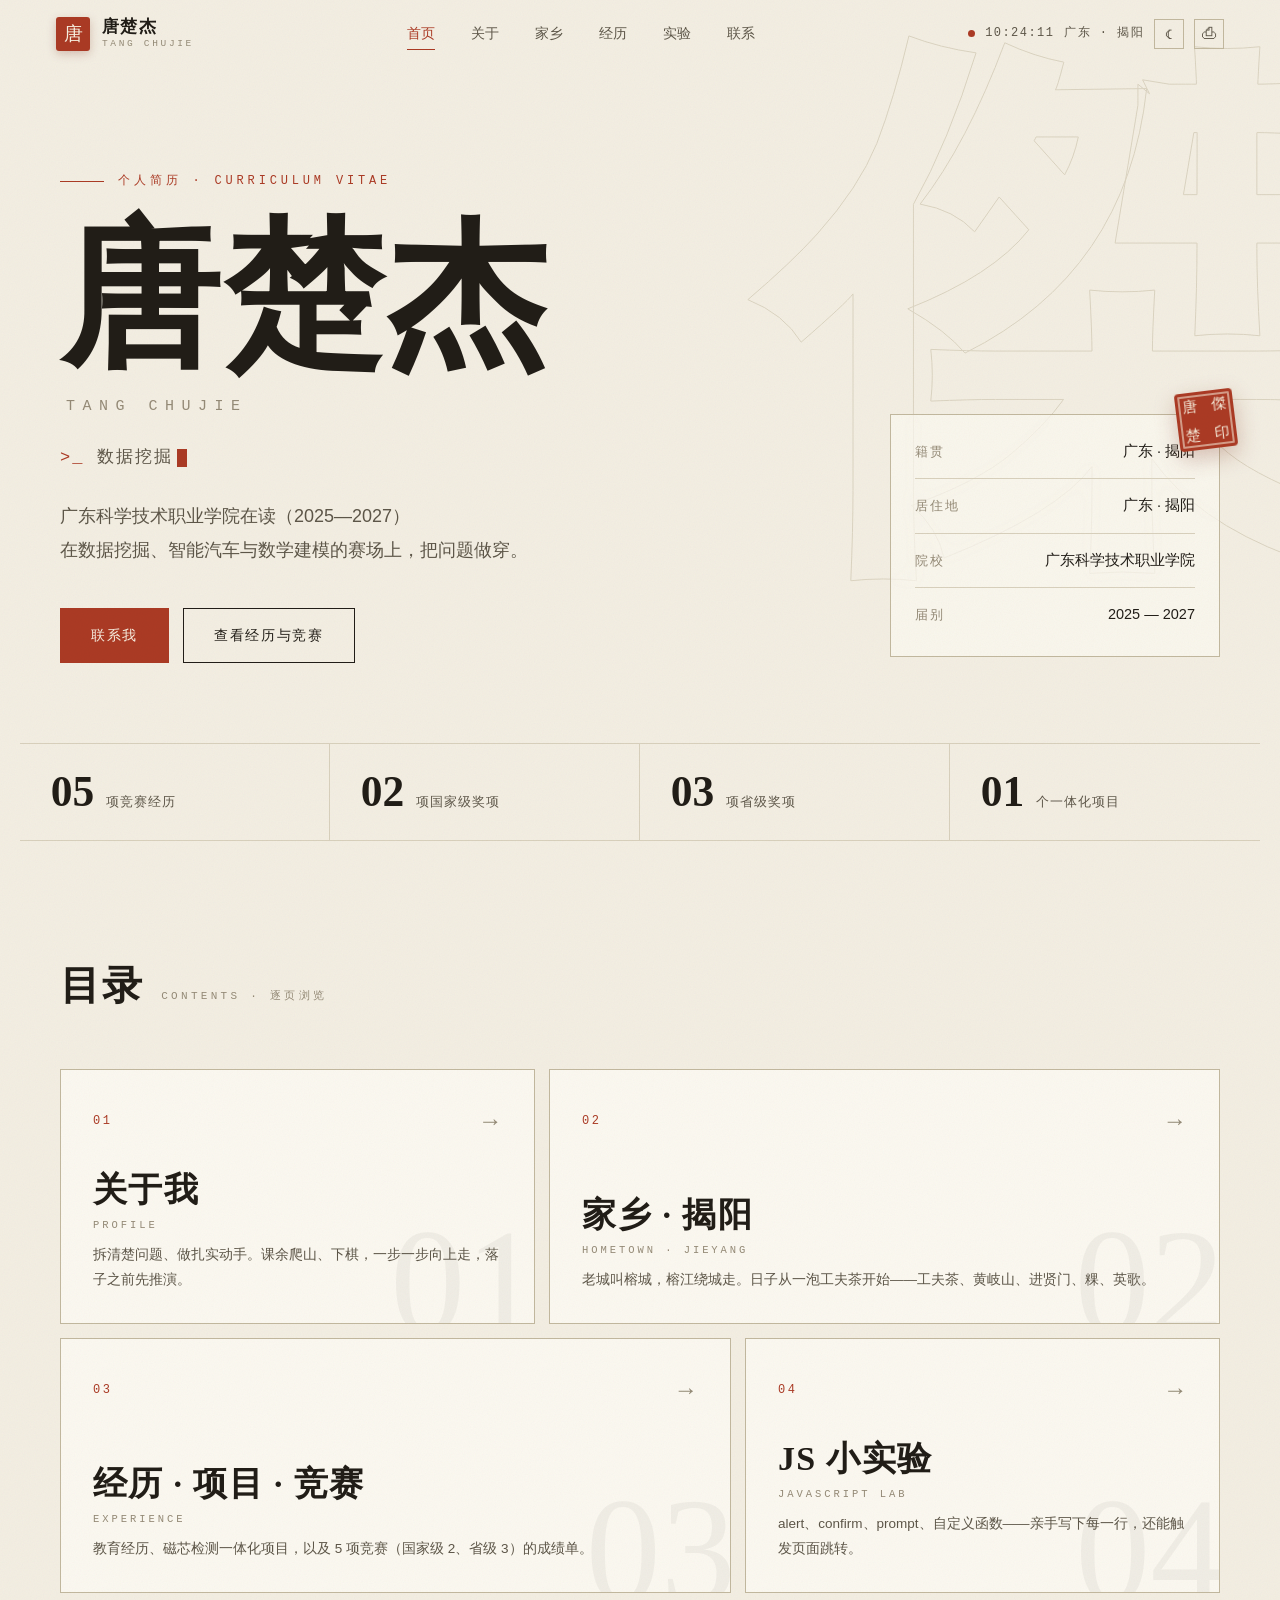
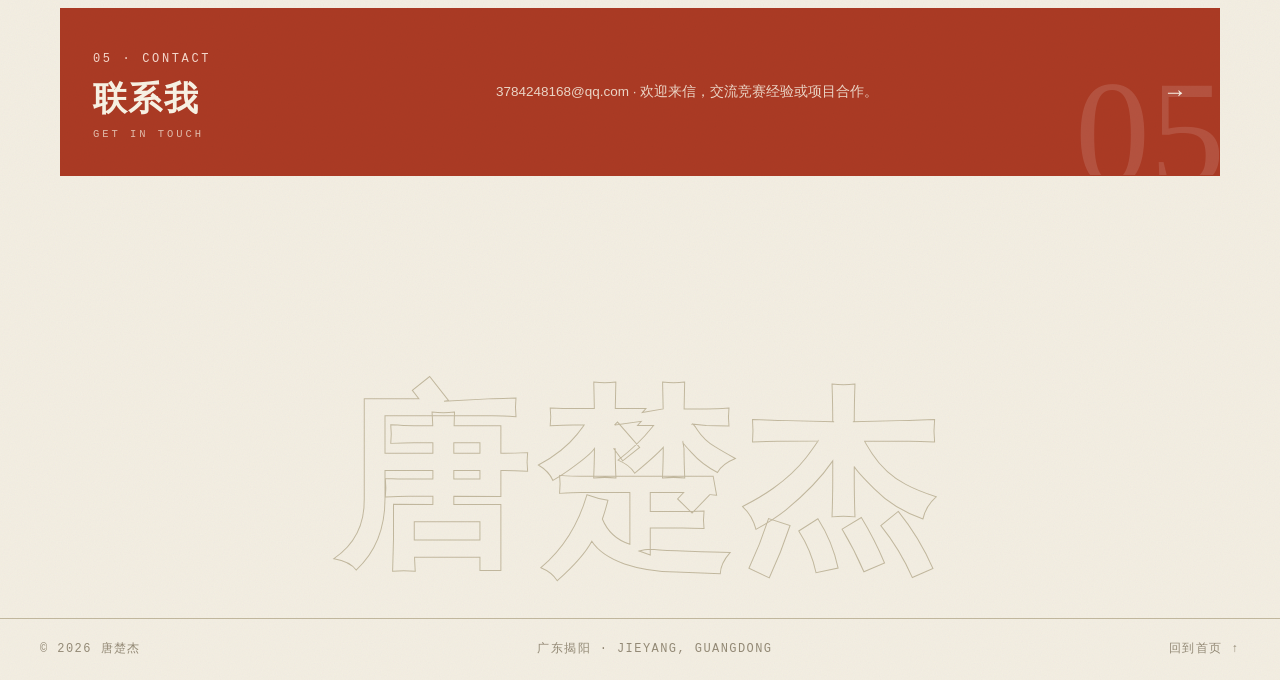
<file: index.html>
<!DOCTYPE html>
<html lang="zh-CN">
<head>
    <meta charset="UTF-8">
    <meta name="viewport" content="width=device-width, initial-scale=1.0">
    <title>唐楚杰 · 个人简历</title>
    <meta name="description" content="唐楚杰的个人简历 —— 广东科学技术职业学院在读，数据挖掘 / 智能硬件 / 数学建模竞赛实践者。">
    <link rel="stylesheet" href="s1.css">
    <script>
        /* 提前应用主题，避免刷新时闪白 */
        (function () {
            try {
                var t = localStorage.getItem('tc-theme');
                if (t === 'night') document.documentElement.classList.add('night');
            } catch (e) { }
        })();
    </script>
</head>
<body class="page">

    <!-- 纸张颗粒层 -->
    <div class="grain" aria-hidden="true"></div>

    <!-- 滚动进度条 -->
    <div class="scroll-progress" id="scroll-progress" aria-hidden="true"></div>

    <!-- ============ 顶部导航 ============ -->
    <header class="site-header" id="top">
        <a class="brand" href="index.html">
            <span class="brand-seal">唐</span>
            <span class="brand-text">唐楚杰<small>TANG&nbsp;CHUJIE</small></span>
        </a>
        <nav class="site-nav" aria-label="页面导航">
            <a href="index.html" class="active">首页</a>
            <a href="about.html">关于</a>
            <a href="hometown.html">家乡</a>
            <a href="experience.html">经历</a>
            <a href="lab.html">实验</a>
            <a href="contact.html">联系</a>
        </nav>
        <div class="site-meta">
            <span class="live-dot" aria-hidden="true"></span>
            <span id="clock">--:--:--</span>
            <span class="meta-loc">广东 · 揭阳</span>
            <button type="button" class="icon-btn" id="theme-toggle" aria-label="切换昼夜主题" title="切换昼夜主题">
                <span class="icon-sun" aria-hidden="true">☀</span>
                <span class="icon-moon" aria-hidden="true">☾</span>
            </button>
            <button type="button" class="icon-btn" id="print-btn" aria-label="打印 / 导出 PDF" title="打印 / 导出 PDF">⎙</button>
        </div>
    </header>

    <main>
        <!-- ============ 首屏 ============ -->
        <section class="hero">
            <span class="hero-watermark" aria-hidden="true">傑</span>
            <div class="hero-inner">
                <div class="hero-main">
                    <p class="eyebrow reveal" style="--d:.05s"><span class="eyebrow-line"></span>个人简历 · CURRICULUM VITAE</p>
                    <h1 class="hero-name reveal" style="--d:.15s">唐楚杰</h1>
                    <p class="hero-pinyin reveal" style="--d:.25s">TANG&nbsp;CHUJIE</p>
                    <p class="hero-type reveal" style="--d:.35s" aria-label="数据挖掘 · 智能硬件 · 数学建模">
                        <span class="type-prefix">&gt;_ </span><span id="typewriter"></span><span class="type-caret" aria-hidden="true"></span>
                    </p>
                    <p class="hero-tag reveal" style="--d:.45s">广东科学技术职业学院在读（2025—2027）<br>在数据挖掘、智能汽车与数学建模的赛场上，把问题做穿。</p>
                    <div class="hero-actions reveal" style="--d:.55s">
                        <a class="btn btn-primary" href="contact.html">联系我</a>
                        <a class="btn btn-ghost" href="experience.html">查看经历与竞赛</a>
                    </div>
                </div>
                <aside class="hero-side reveal" style="--d:.55s">
                    <dl class="fact-list">
                        <div><dt>籍贯</dt><dd>广东 · 揭阳</dd></div>
                        <div><dt>居住地</dt><dd>广东 · 揭阳</dd></div>
                        <div><dt>院校</dt><dd>广东科学技术职业学院</dd></div>
                        <div><dt>届别</dt><dd>2025 — 2027</dd></div>
                    </dl>
                    <span class="seal" aria-hidden="true">
                        <i>唐</i><i>傑</i><i>楚</i><i>印</i>
                    </span>
                </aside>
            </div>
        </section>

        <!-- ============ 数字带 ============ -->
        <section class="stats-strip" aria-label="数据概览">
            <div class="stat reveal"><b class="count" data-target="5">00</b><span>项竞赛经历</span></div>
            <div class="stat reveal" style="--d:.08s"><b class="count" data-target="2">00</b><span>项国家级奖项</span></div>
            <div class="stat reveal" style="--d:.16s"><b class="count" data-target="3">00</b><span>项省级奖项</span></div>
            <div class="stat reveal" style="--d:.24s"><b class="count" data-target="1">00</b><span>个一体化项目</span></div>
        </section>

        <!-- ============ 目录枢纽 ============ -->
        <section class="hub">
            <div class="container">
                <div class="hub-head reveal">
                    <h2>目录</h2>
                    <span>CONTENTS · 逐页浏览</span>
                </div>
                <div class="hub-grid">
                    <a class="hub-card hub-about reveal" style="--d:.05s" href="about.html" data-num="01">
                        <div class="hub-top">
                            <span class="hub-index">01</span>
                            <span class="hub-arrow" aria-hidden="true">→</span>
                        </div>
                        <div>
                            <h3 class="hub-title">关于我<small>PROFILE</small></h3>
                            <p class="hub-desc">拆清楚问题、做扎实动手。课余爬山、下棋，一步一步向上走，落子之前先推演。</p>
                        </div>
                    </a>
                    <a class="hub-card hub-home reveal" style="--d:.12s" href="hometown.html" data-num="02">
                        <div class="hub-top">
                            <span class="hub-index">02</span>
                            <span class="hub-arrow" aria-hidden="true">→</span>
                        </div>
                        <div>
                            <h3 class="hub-title">家乡 · 揭阳<small>HOMETOWN · JIEYANG</small></h3>
                            <p class="hub-desc">老城叫榕城，榕江绕城走。日子从一泡工夫茶开始——工夫茶、黄岐山、进贤门、粿、英歌。</p>
                        </div>
                    </a>
                    <a class="hub-card hub-exp reveal" style="--d:.05s" href="experience.html" data-num="03">
                        <div class="hub-top">
                            <span class="hub-index">03</span>
                            <span class="hub-arrow" aria-hidden="true">→</span>
                        </div>
                        <div>
                            <h3 class="hub-title">经历 · 项目 · 竞赛<small>EXPERIENCE</small></h3>
                            <p class="hub-desc">教育经历、磁芯检测一体化项目，以及 5 项竞赛（国家级 2、省级 3）的成绩单。</p>
                        </div>
                    </a>
                    <a class="hub-card hub-lab reveal" style="--d:.12s" href="lab.html" data-num="04">
                        <div class="hub-top">
                            <span class="hub-index">04</span>
                            <span class="hub-arrow" aria-hidden="true">→</span>
                        </div>
                        <div>
                            <h3 class="hub-title">JS 小实验<small>JAVASCRIPT LAB</small></h3>
                            <p class="hub-desc">alert、confirm、prompt、自定义函数——亲手写下每一行，还能触发页面跳转。</p>
                        </div>
                    </a>
                    <a class="hub-card hub-contact reveal" style="--d:.05s" href="contact.html" data-num="05">
                        <div>
                            <span class="hub-index">05 · CONTACT</span>
                            <h3 class="hub-title" style="margin-top:8px">联系我<small>GET IN TOUCH</small></h3>
                        </div>
                        <p class="hub-desc">3784248168@qq.com · 欢迎来信，交流竞赛经验或项目合作。</p>
                        <span class="hub-arrow" aria-hidden="true">→</span>
                    </a>
                </div>
            </div>
        </section>
    </main>

    <!-- ============ 页脚 ============ -->
    <footer class="site-footer">
        <div class="footer-mark" aria-hidden="true">唐楚杰</div>
        <div class="footer-bar">
            <span>© <span id="year">2026</span> 唐楚杰</span>
            <span class="footer-loc">广东揭阳 · JIEYANG, GUANGDONG</span>
            <a href="index.html">回到首页 ↑</a>
        </div>
    </footer>

    <!-- 返回顶部 -->
    <button type="button" class="to-top" id="to-top" aria-label="回到顶部" title="回到顶部">↑</button>

    <!-- 外链式引入 JavaScript -->
    <script src="j1.js"></script>
</body>
</html>
</file>
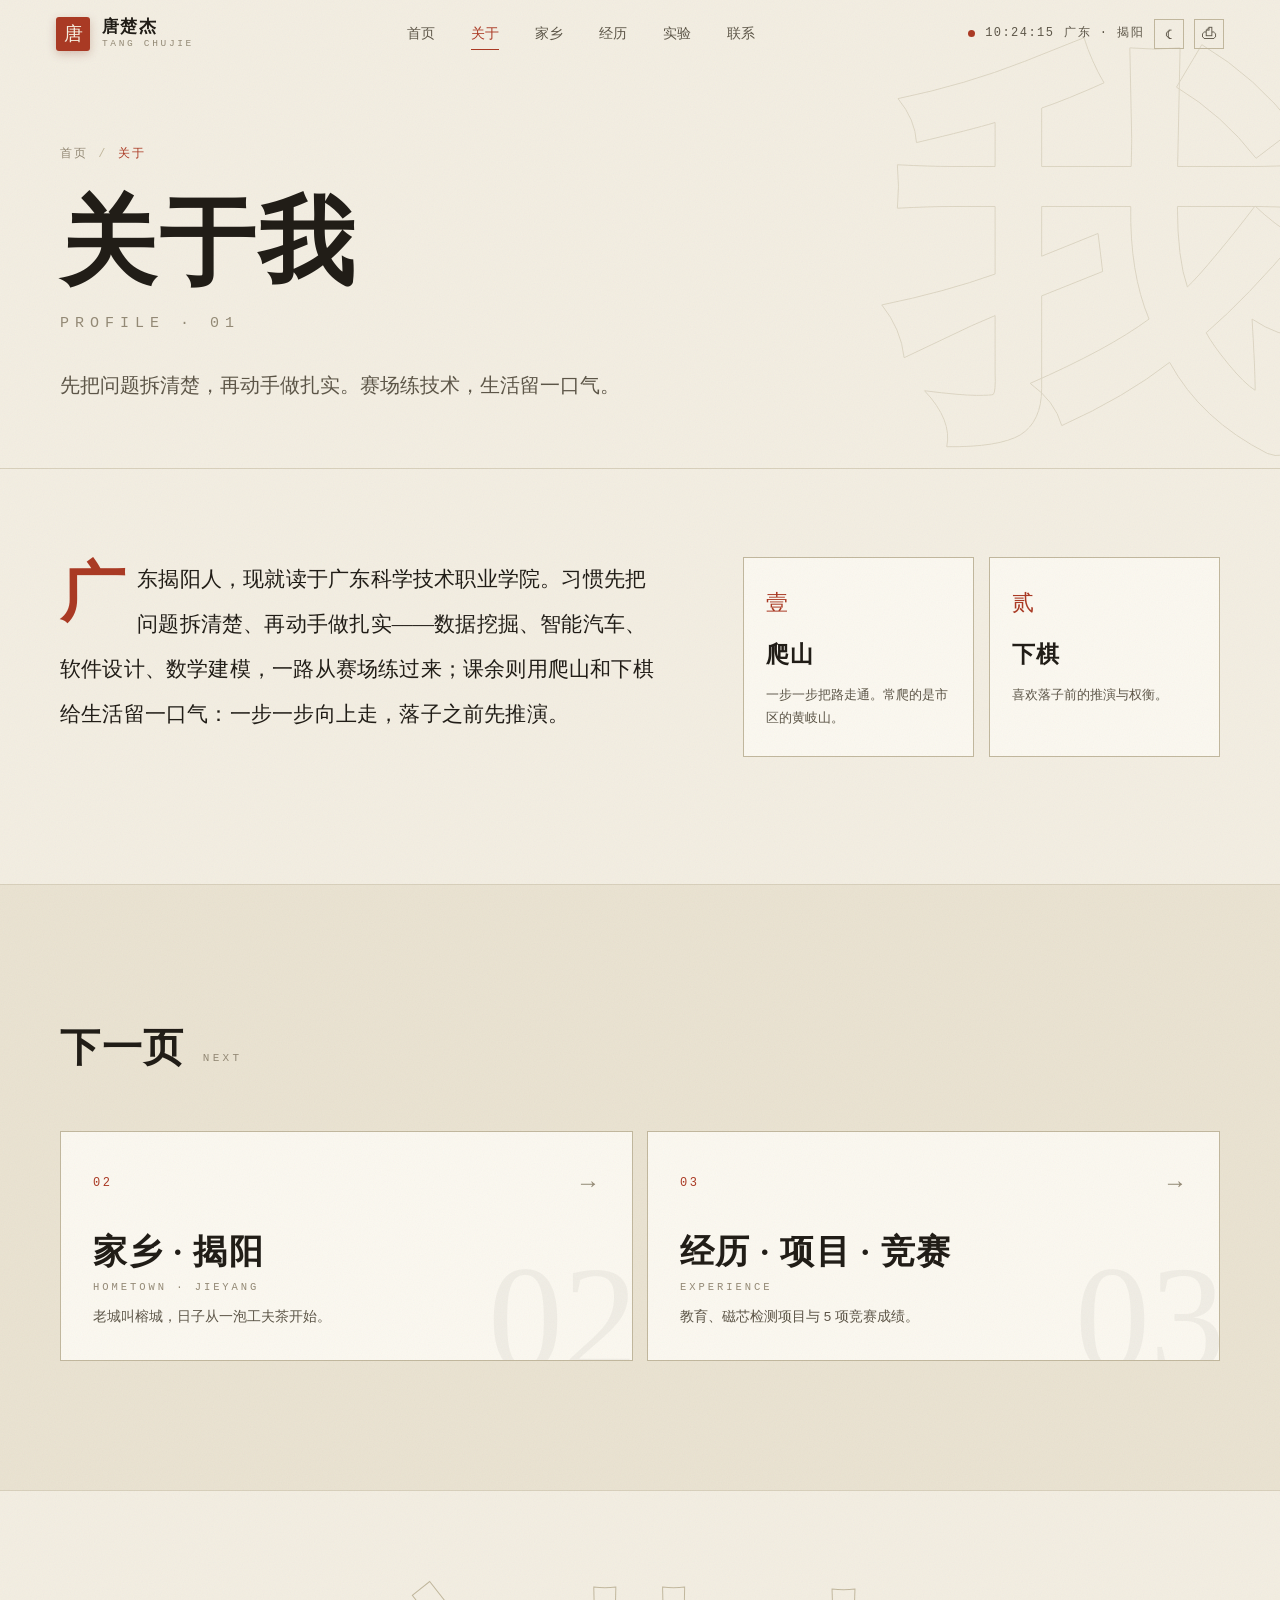
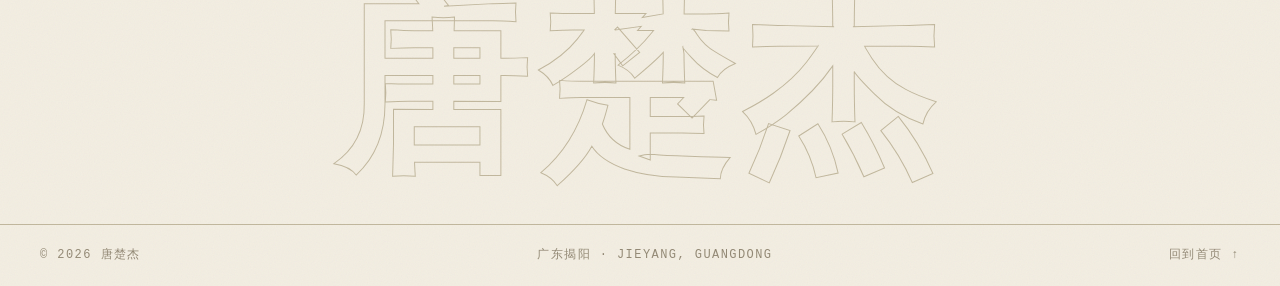
<file: about.html>
<!DOCTYPE html>
<html lang="zh-CN">
<head>
    <meta charset="UTF-8">
    <meta name="viewport" content="width=device-width, initial-scale=1.0">
    <title>关于我 · 唐楚杰</title>
    <meta name="description" content="关于唐楚杰 —— 习惯先把问题拆清楚、再动手做扎实；课余爬山、下棋。">
    <link rel="stylesheet" href="s1.css">
    <script>
        (function () {
            try {
                var t = localStorage.getItem('tc-theme');
                if (t === 'night') document.documentElement.classList.add('night');
            } catch (e) { }
        })();
    </script>
</head>
<body class="page">

    <div class="grain" aria-hidden="true"></div>
    <div class="scroll-progress" id="scroll-progress" aria-hidden="true"></div>

    <header class="site-header" id="top">
        <a class="brand" href="index.html">
            <span class="brand-seal">唐</span>
            <span class="brand-text">唐楚杰<small>TANG&nbsp;CHUJIE</small></span>
        </a>
        <nav class="site-nav" aria-label="页面导航">
            <a href="index.html">首页</a>
            <a href="about.html" class="active">关于</a>
            <a href="hometown.html">家乡</a>
            <a href="experience.html">经历</a>
            <a href="lab.html">实验</a>
            <a href="contact.html">联系</a>
        </nav>
        <div class="site-meta">
            <span class="live-dot" aria-hidden="true"></span>
            <span id="clock">--:--:--</span>
            <span class="meta-loc">广东 · 揭阳</span>
            <button type="button" class="icon-btn" id="theme-toggle" aria-label="切换昼夜主题" title="切换昼夜主题">
                <span class="icon-sun" aria-hidden="true">☀</span>
                <span class="icon-moon" aria-hidden="true">☾</span>
            </button>
            <button type="button" class="icon-btn" id="print-btn" aria-label="打印 / 导出 PDF" title="打印 / 导出 PDF">⎙</button>
        </div>
    </header>

    <main>
        <!-- ============ 子页横幅 ============ -->
        <section class="page-hero">
            <span class="page-hero-watermark" aria-hidden="true">我</span>
            <div class="container">
                <nav class="breadcrumb" aria-label="面包屑">
                    <a href="index.html">首页</a>
                    <span class="bc-sep">/</span>
                    <span class="bc-current">关于</span>
                </nav>
                <h1 class="page-hero-title reveal">关于我</h1>
                <p class="page-hero-sub reveal" style="--d:.1s">PROFILE · 01</p>
                <p class="page-hero-lede reveal" style="--d:.2s">先把问题拆清楚，再动手做扎实。赛场练技术，生活留一口气。</p>
            </div>
        </section>

        <!-- ============ 关于 ============ -->
        <section class="section" id="profile">
            <div class="container">
                <div class="profile-grid">
                    <p class="profile-lede reveal">
                        广东揭阳人，现就读于广东科学技术职业学院。习惯先把问题拆清楚、再动手做扎实——数据挖掘、智能汽车、软件设计、数学建模，一路从赛场练过来；课余则用爬山和下棋给生活留一口气：一步一步向上走，落子之前先推演。
                    </p>
                    <div class="interests">
                        <div class="interest-card reveal" style="--d:.1s">
                            <span class="interest-num">壹</span>
                            <h3>爬山</h3>
                            <p>一步一步把路走通。常爬的是市区的黄岐山。</p>
                        </div>
                        <div class="interest-card reveal" style="--d:.2s">
                            <span class="interest-num">贰</span>
                            <h3>下棋</h3>
                            <p>喜欢落子前的推演与权衡。</p>
                        </div>
                    </div>
                </div>
            </div>
        </section>

        <!-- ============ 下一页 ============ -->
        <section class="section section-alt">
            <div class="container">
                <div class="hub-head reveal">
                    <h2>下一页</h2>
                    <span>NEXT</span>
                </div>
                <div class="hub-grid hub-grid-2">
                    <a class="hub-card hub-home reveal" style="--d:.05s" href="hometown.html" data-num="02">
                        <div class="hub-top">
                            <span class="hub-index">02</span>
                            <span class="hub-arrow" aria-hidden="true">→</span>
                        </div>
                        <div>
                            <h3 class="hub-title">家乡 · 揭阳<small>HOMETOWN · JIEYANG</small></h3>
                            <p class="hub-desc">老城叫榕城，日子从一泡工夫茶开始。</p>
                        </div>
                    </a>
                    <a class="hub-card hub-exp reveal" style="--d:.12s" href="experience.html" data-num="03">
                        <div class="hub-top">
                            <span class="hub-index">03</span>
                            <span class="hub-arrow" aria-hidden="true">→</span>
                        </div>
                        <div>
                            <h3 class="hub-title">经历 · 项目 · 竞赛<small>EXPERIENCE</small></h3>
                            <p class="hub-desc">教育、磁芯检测项目与 5 项竞赛成绩。</p>
                        </div>
                    </a>
                </div>
            </div>
        </section>
    </main>

    <footer class="site-footer">
        <div class="footer-mark" aria-hidden="true">唐楚杰</div>
        <div class="footer-bar">
            <span>© <span id="year">2026</span> 唐楚杰</span>
            <span class="footer-loc">广东揭阳 · JIEYANG, GUANGDONG</span>
            <a href="index.html">回到首页 ↑</a>
        </div>
    </footer>

    <button type="button" class="to-top" id="to-top" aria-label="回到顶部" title="回到顶部">↑</button>

    <script src="j1.js"></script>
</body>
</html>
</file>
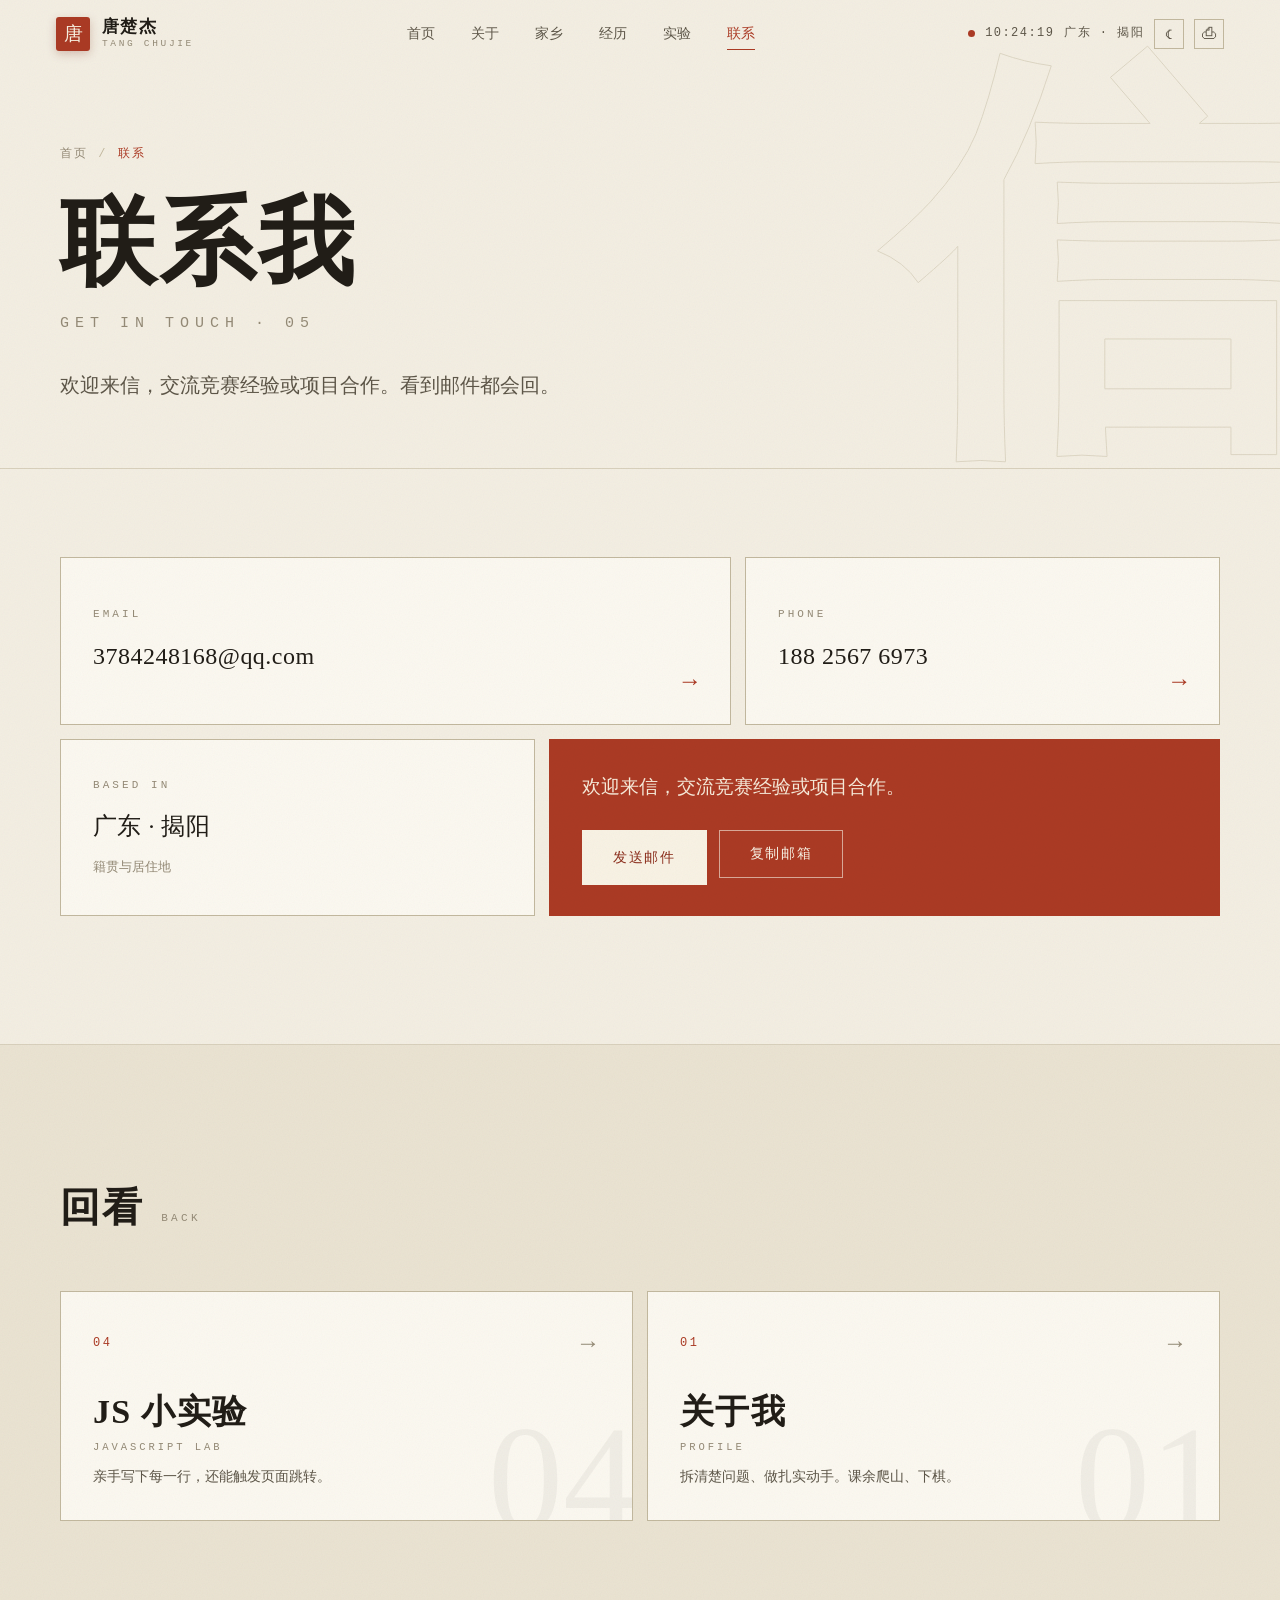
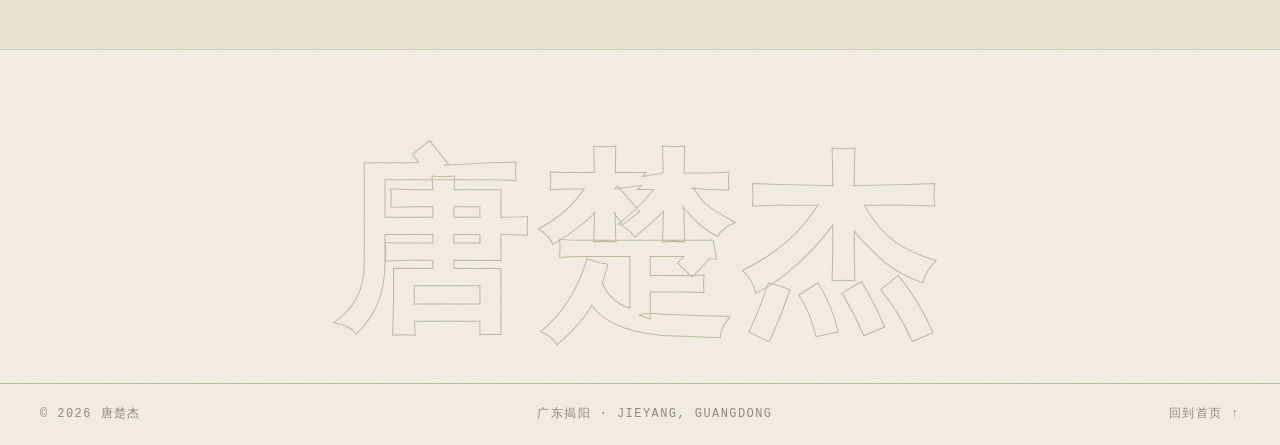
<file: contact.html>
<!DOCTYPE html>
<html lang="zh-CN">
<head>
    <meta charset="UTF-8">
    <meta name="viewport" content="width=device-width, initial-scale=1.0">
    <title>联系我 · 唐楚杰</title>
    <meta name="description" content="联系唐楚杰 —— 邮箱 3784248168@qq.com，电话 18825676973，坐标广东揭阳。">
    <link rel="stylesheet" href="s1.css">
    <script>
        (function () {
            try {
                var t = localStorage.getItem('tc-theme');
                if (t === 'night') document.documentElement.classList.add('night');
            } catch (e) { }
        })();
    </script>
</head>
<body class="page">

    <div class="grain" aria-hidden="true"></div>
    <div class="scroll-progress" id="scroll-progress" aria-hidden="true"></div>

    <header class="site-header" id="top">
        <a class="brand" href="index.html">
            <span class="brand-seal">唐</span>
            <span class="brand-text">唐楚杰<small>TANG&nbsp;CHUJIE</small></span>
        </a>
        <nav class="site-nav" aria-label="页面导航">
            <a href="index.html">首页</a>
            <a href="about.html">关于</a>
            <a href="hometown.html">家乡</a>
            <a href="experience.html">经历</a>
            <a href="lab.html">实验</a>
            <a href="contact.html" class="active">联系</a>
        </nav>
        <div class="site-meta">
            <span class="live-dot" aria-hidden="true"></span>
            <span id="clock">--:--:--</span>
            <span class="meta-loc">广东 · 揭阳</span>
            <button type="button" class="icon-btn" id="theme-toggle" aria-label="切换昼夜主题" title="切换昼夜主题">
                <span class="icon-sun" aria-hidden="true">☀</span>
                <span class="icon-moon" aria-hidden="true">☾</span>
            </button>
            <button type="button" class="icon-btn" id="print-btn" aria-label="打印 / 导出 PDF" title="打印 / 导出 PDF">⎙</button>
        </div>
    </header>

    <main>
        <!-- ============ 子页横幅 ============ -->
        <section class="page-hero">
            <span class="page-hero-watermark" aria-hidden="true">信</span>
            <div class="container">
                <nav class="breadcrumb" aria-label="面包屑">
                    <a href="index.html">首页</a>
                    <span class="bc-sep">/</span>
                    <span class="bc-current">联系</span>
                </nav>
                <h1 class="page-hero-title reveal">联系我</h1>
                <p class="page-hero-sub reveal" style="--d:.1s">GET IN TOUCH · 05</p>
                <p class="page-hero-lede reveal" style="--d:.2s">欢迎来信，交流竞赛经验或项目合作。看到邮件都会回。</p>
            </div>
        </section>

        <!-- ============ 联系 ============ -->
        <section class="section" id="contact">
            <div class="container">
                <div class="bento">
                    <a class="b-card b-email reveal" href="mailto:3784248168@qq.com">
                        <span class="b-label">EMAIL</span>
                        <span class="b-value">3784248168@qq.com</span>
                        <span class="b-arrow" aria-hidden="true">→</span>
                    </a>
                    <a class="b-card b-phone reveal" style="--d:.08s" href="tel:+8618825676973">
                        <span class="b-label">PHONE</span>
                        <span class="b-value">188 2567 6973</span>
                        <span class="b-arrow" aria-hidden="true">→</span>
                    </a>
                    <div class="b-card b-loc reveal">
                        <span class="b-label">BASED&nbsp;IN</span>
                        <span class="b-value">广东 · 揭阳</span>
                        <p class="b-sub">籍贯与居住地</p>
                    </div>
                    <div class="b-card b-cta reveal" style="--d:.08s">
                        <p>欢迎来信，交流竞赛经验或项目合作。</p>
                        <div class="b-cta-actions">
                            <a class="btn btn-light" href="mailto:3784248168@qq.com">发送邮件</a>
                            <button type="button" class="btn btn-outline-light" id="copy-email" data-email="3784248168@qq.com">复制邮箱</button>
                        </div>
                    </div>
                </div>
            </div>
        </section>

        <!-- ============ 回看 ============ -->
        <section class="section section-alt">
            <div class="container">
                <div class="hub-head reveal">
                    <h2>回看</h2>
                    <span>BACK</span>
                </div>
                <div class="hub-grid hub-grid-2">
                    <a class="hub-card hub-lab reveal" style="--d:.05s" href="lab.html" data-num="04">
                        <div class="hub-top">
                            <span class="hub-index">04</span>
                            <span class="hub-arrow" aria-hidden="true">→</span>
                        </div>
                        <div>
                            <h3 class="hub-title">JS 小实验<small>JAVASCRIPT LAB</small></h3>
                            <p class="hub-desc">亲手写下每一行，还能触发页面跳转。</p>
                        </div>
                    </a>
                    <a class="hub-card hub-about reveal" style="--d:.12s" href="about.html" data-num="01">
                        <div class="hub-top">
                            <span class="hub-index">01</span>
                            <span class="hub-arrow" aria-hidden="true">→</span>
                        </div>
                        <div>
                            <h3 class="hub-title">关于我<small>PROFILE</small></h3>
                            <p class="hub-desc">拆清楚问题、做扎实动手。课余爬山、下棋。</p>
                        </div>
                    </a>
                </div>
            </div>
        </section>
    </main>

    <footer class="site-footer">
        <div class="footer-mark" aria-hidden="true">唐楚杰</div>
        <div class="footer-bar">
            <span>© <span id="year">2026</span> 唐楚杰</span>
            <span class="footer-loc">广东揭阳 · JIEYANG, GUANGDONG</span>
            <a href="index.html">回到首页 ↑</a>
        </div>
    </footer>

    <button type="button" class="to-top" id="to-top" aria-label="回到顶部" title="回到顶部">↑</button>

    <script src="j1.js"></script>
</body>
</html>
</file>
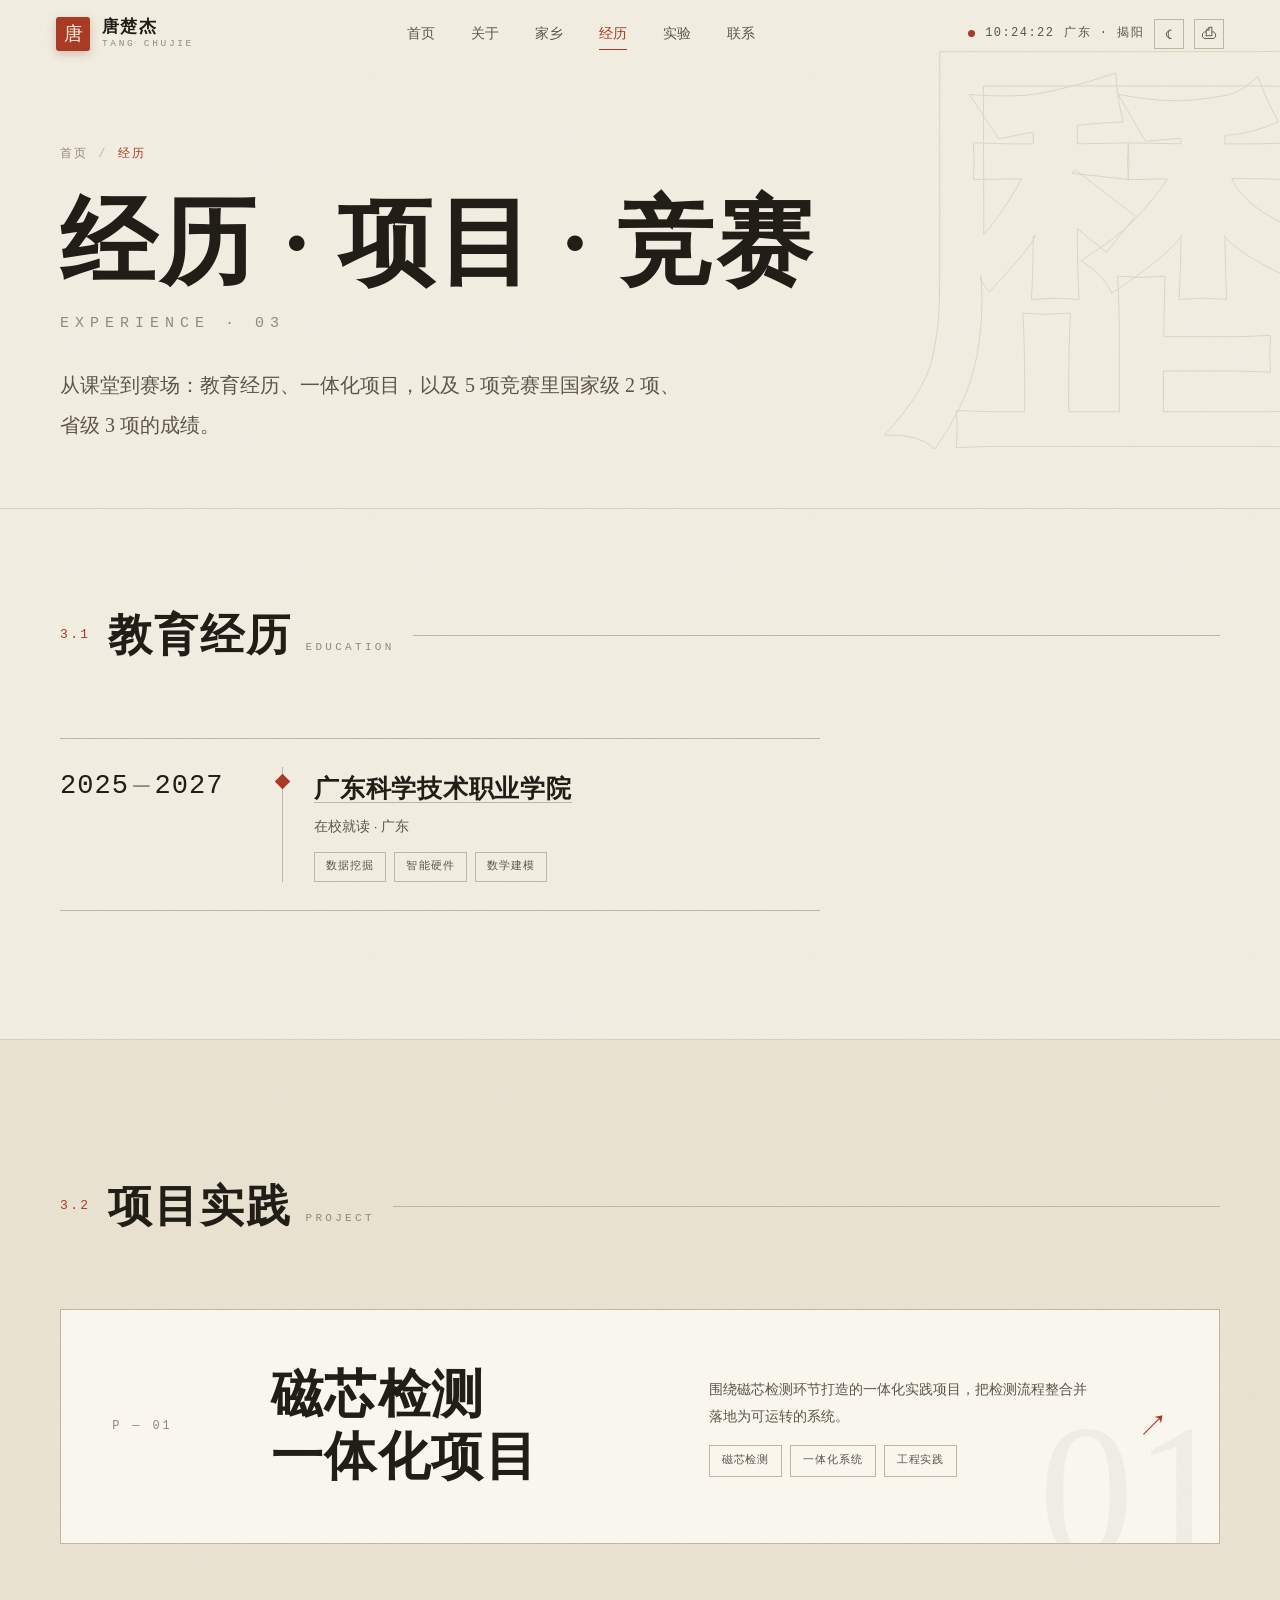
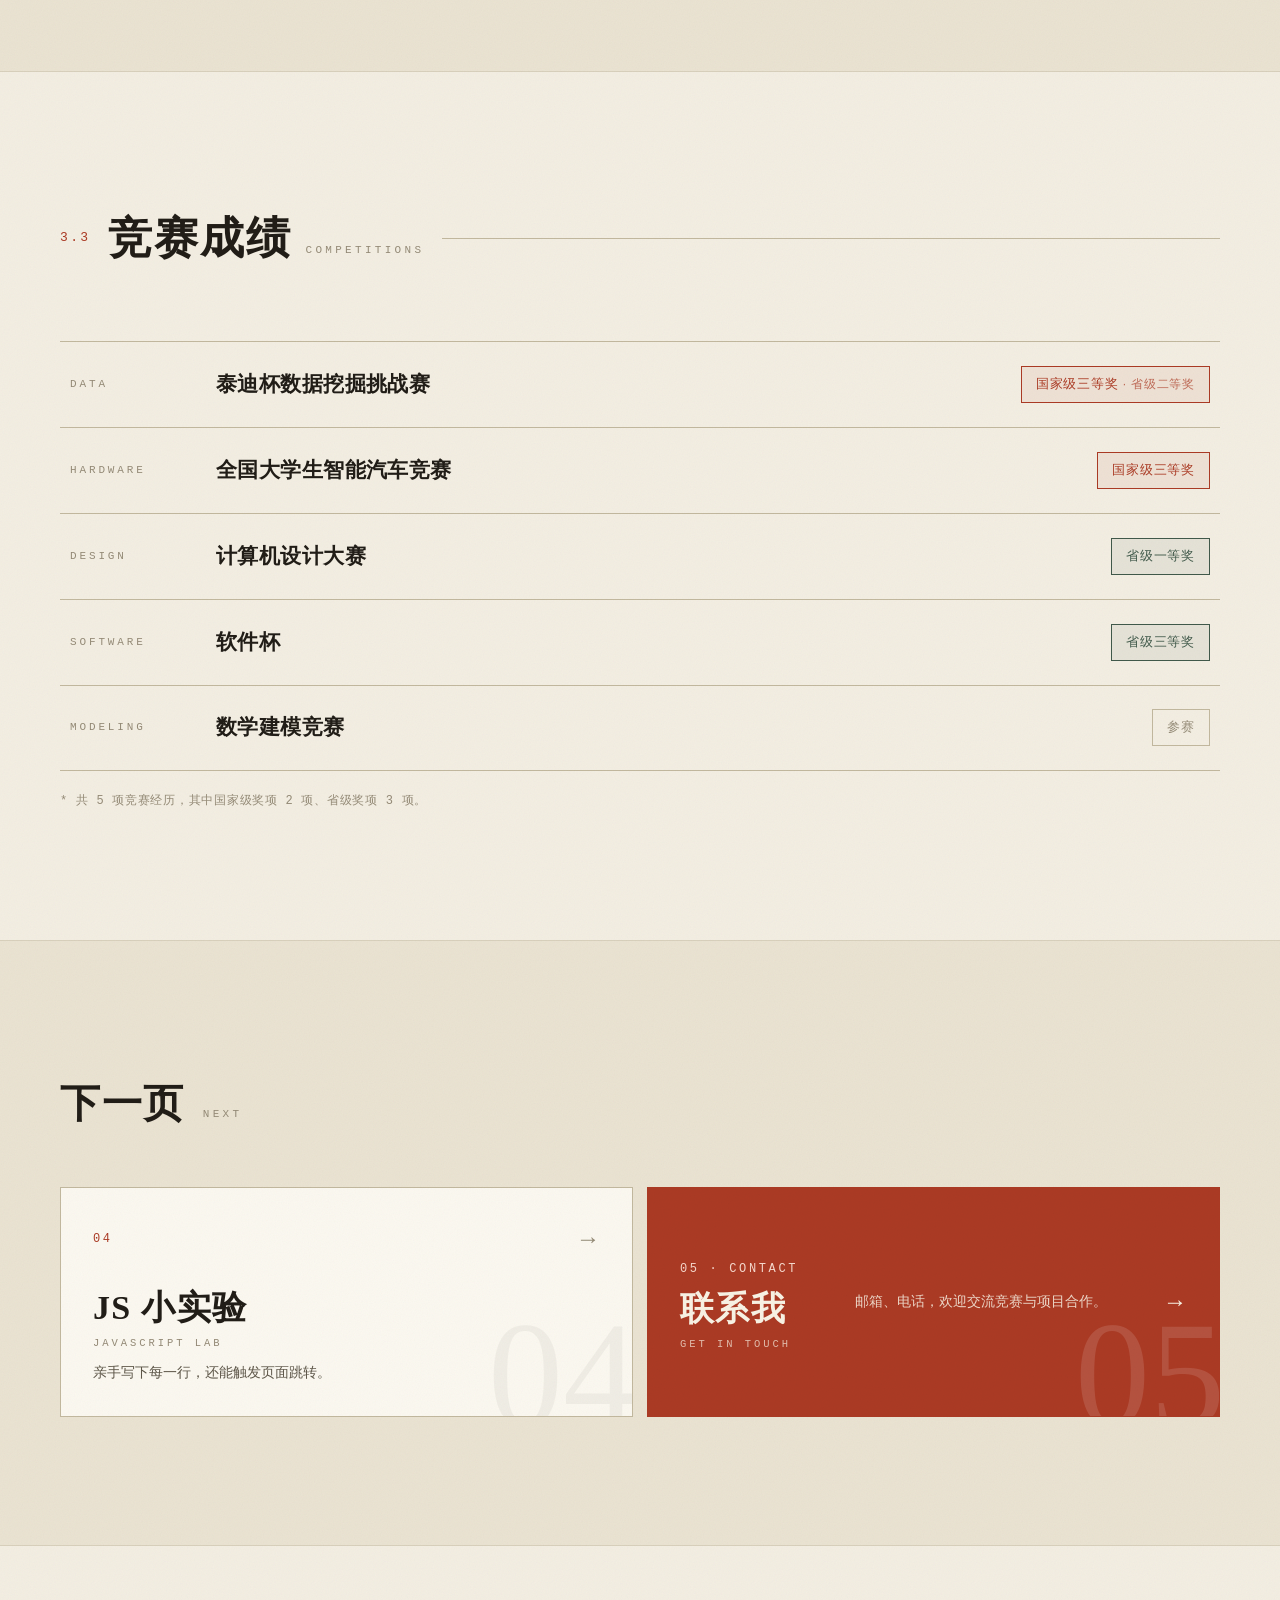
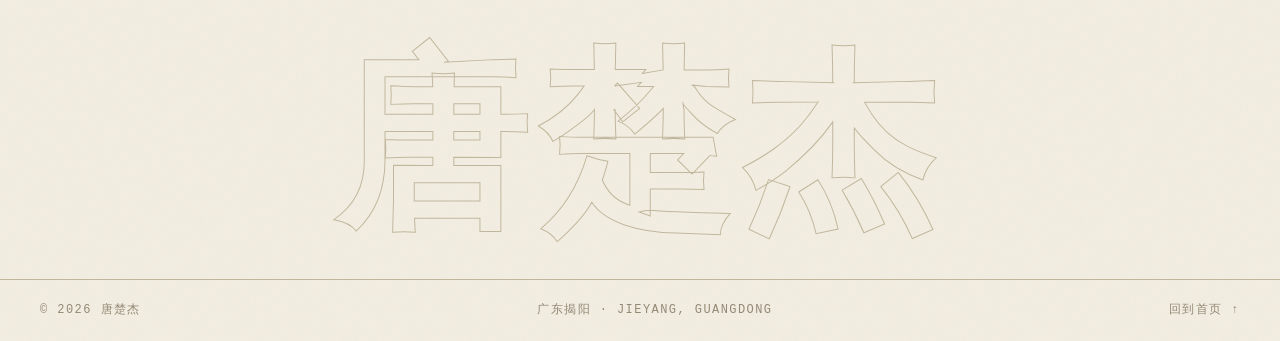
<file: experience.html>
<!DOCTYPE html>
<html lang="zh-CN">
<head>
    <meta charset="UTF-8">
    <meta name="viewport" content="width=device-width, initial-scale=1.0">
    <title>经历 · 项目 · 竞赛 · 唐楚杰</title>
    <meta name="description" content="唐楚杰的教育经历、磁芯检测一体化项目，以及 5 项竞赛成绩（国家级 2、省级 3）。">
    <link rel="stylesheet" href="s1.css">
    <script>
        (function () {
            try {
                var t = localStorage.getItem('tc-theme');
                if (t === 'night') document.documentElement.classList.add('night');
            } catch (e) { }
        })();
    </script>
</head>
<body class="page">

    <div class="grain" aria-hidden="true"></div>
    <div class="scroll-progress" id="scroll-progress" aria-hidden="true"></div>

    <header class="site-header" id="top">
        <a class="brand" href="index.html">
            <span class="brand-seal">唐</span>
            <span class="brand-text">唐楚杰<small>TANG&nbsp;CHUJIE</small></span>
        </a>
        <nav class="site-nav" aria-label="页面导航">
            <a href="index.html">首页</a>
            <a href="about.html">关于</a>
            <a href="hometown.html">家乡</a>
            <a href="experience.html" class="active">经历</a>
            <a href="lab.html">实验</a>
            <a href="contact.html">联系</a>
        </nav>
        <div class="site-meta">
            <span class="live-dot" aria-hidden="true"></span>
            <span id="clock">--:--:--</span>
            <span class="meta-loc">广东 · 揭阳</span>
            <button type="button" class="icon-btn" id="theme-toggle" aria-label="切换昼夜主题" title="切换昼夜主题">
                <span class="icon-sun" aria-hidden="true">☀</span>
                <span class="icon-moon" aria-hidden="true">☾</span>
            </button>
            <button type="button" class="icon-btn" id="print-btn" aria-label="打印 / 导出 PDF" title="打印 / 导出 PDF">⎙</button>
        </div>
    </header>

    <main>
        <!-- ============ 子页横幅 ============ -->
        <section class="page-hero">
            <span class="page-hero-watermark" aria-hidden="true">歷</span>
            <div class="container">
                <nav class="breadcrumb" aria-label="面包屑">
                    <a href="index.html">首页</a>
                    <span class="bc-sep">/</span>
                    <span class="bc-current">经历</span>
                </nav>
                <h1 class="page-hero-title reveal">经历 · 项目 · 竞赛</h1>
                <p class="page-hero-sub reveal" style="--d:.1s">EXPERIENCE · 03</p>
                <p class="page-hero-lede reveal" style="--d:.2s">从课堂到赛场：教育经历、一体化项目，以及 5 项竞赛里国家级 2 项、省级 3 项的成绩。</p>
            </div>
        </section>

        <!-- ============ 3.1 教育经历 ============ -->
        <section class="section" id="education">
            <div class="container">
                <header class="section-head reveal">
                    <span class="sec-index">3.1</span>
                    <h2 class="sec-title">教育经历<small>EDUCATION</small></h2>
                    <span class="sec-rule"></span>
                </header>
                <div class="timeline">
                    <article class="timeline-item reveal">
                        <span class="t-year">2025<em>—</em>2027</span>
                        <span class="t-rail"><i></i></span>
                        <div class="t-body">
                            <h3><a class="inline-link" href="https://www.gdit.edu.cn/" target="_blank" rel="noopener">广东科学技术职业学院</a></h3>
                            <p>在校就读 · 广东</p>
                            <ul class="t-tags">
                                <li>数据挖掘</li><li>智能硬件</li><li>数学建模</li>
                            </ul>
                        </div>
                    </article>
                </div>
            </div>
        </section>

        <!-- ============ 3.2 项目实践 ============ -->
        <section class="section section-alt" id="project">
            <div class="container">
                <header class="section-head reveal">
                    <span class="sec-index">3.2</span>
                    <h2 class="sec-title">项目实践<small>PROJECT</small></h2>
                    <span class="sec-rule"></span>
                </header>
                <article class="project-card reveal">
                    <span class="project-index">P — 01</span>
                    <h3 class="project-title">磁芯检测<br>一体化项目</h3>
                    <div class="project-meta">
                        <p>围绕磁芯检测环节打造的一体化实践项目，把检测流程整合并落地为可运转的系统。</p>
                        <ul class="tag-list">
                            <li>磁芯检测</li>
                            <li>一体化系统</li>
                            <li>工程实践</li>
                        </ul>
                    </div>
                    <span class="project-arrow" aria-hidden="true">↗</span>
                </article>
            </div>
        </section>

        <!-- ============ 3.3 竞赛成绩 ============ -->
        <section class="section" id="awards">
            <div class="container">
                <header class="section-head reveal">
                    <span class="sec-index">3.3</span>
                    <h2 class="sec-title">竞赛成绩<small>COMPETITIONS</small></h2>
                    <span class="sec-rule"></span>
                </header>
                <ul class="award-list">
                    <li class="award-row reveal" style="--d:0s">
                        <span class="award-cat">DATA</span>
                        <h3 class="award-name"><a class="award-link" href="http://www.tipdm.org/" target="_blank" rel="noopener">泰迪杯数据挖掘挑战赛</a></h3>
                        <span class="award-level level-national">国家级三等奖 <i>· 省级二等奖</i></span>
                    </li>
                    <li class="award-row reveal" style="--d:.06s">
                        <span class="award-cat">HARDWARE</span>
                        <h3 class="award-name"><a class="award-link" href="https://www.smartcar.zone/" target="_blank" rel="noopener">全国大学生智能汽车竞赛</a></h3>
                        <span class="award-level level-national">国家级三等奖</span>
                    </li>
                    <li class="award-row reveal" style="--d:.12s">
                        <span class="award-cat">DESIGN</span>
                        <h3 class="award-name"><a class="award-link" href="https://jsjds.blcu.edu.cn/" target="_blank" rel="noopener">计算机设计大赛</a></h3>
                        <span class="award-level level-provincial">省级一等奖</span>
                    </li>
                    <li class="award-row reveal" style="--d:.18s">
                        <span class="award-cat">SOFTWARE</span>
                        <h3 class="award-name"><a class="award-link" href="https://www.cnsoftbei.com/" target="_blank" rel="noopener">软件杯</a></h3>
                        <span class="award-level level-provincial">省级三等奖</span>
                    </li>
                    <li class="award-row reveal" style="--d:.24s">
                        <span class="award-cat">MODELING</span>
                        <h3 class="award-name"><a class="award-link" href="http://www.mcm.edu.cn/" target="_blank" rel="noopener">数学建模竞赛</a></h3>
                        <span class="award-level level-entry">参赛</span>
                    </li>
                </ul>
                <p class="award-note reveal">* 共 5 项竞赛经历，其中国家级奖项 2 项、省级奖项 3 项。</p>
            </div>
        </section>

        <!-- ============ 下一页 ============ -->
        <section class="section section-alt">
            <div class="container">
                <div class="hub-head reveal">
                    <h2>下一页</h2>
                    <span>NEXT</span>
                </div>
                <div class="hub-grid hub-grid-2">
                    <a class="hub-card hub-lab reveal" style="--d:.05s" href="lab.html" data-num="04">
                        <div class="hub-top">
                            <span class="hub-index">04</span>
                            <span class="hub-arrow" aria-hidden="true">→</span>
                        </div>
                        <div>
                            <h3 class="hub-title">JS 小实验<small>JAVASCRIPT LAB</small></h3>
                            <p class="hub-desc">亲手写下每一行，还能触发页面跳转。</p>
                        </div>
                    </a>
                    <a class="hub-card hub-contact reveal" style="--d:.12s" href="contact.html" data-num="05">
                        <div>
                            <span class="hub-index">05 · CONTACT</span>
                            <h3 class="hub-title" style="margin-top:8px">联系我<small>GET IN TOUCH</small></h3>
                        </div>
                        <p class="hub-desc">邮箱、电话，欢迎交流竞赛与项目合作。</p>
                        <span class="hub-arrow" aria-hidden="true">→</span>
                    </a>
                </div>
            </div>
        </section>
    </main>

    <footer class="site-footer">
        <div class="footer-mark" aria-hidden="true">唐楚杰</div>
        <div class="footer-bar">
            <span>© <span id="year">2026</span> 唐楚杰</span>
            <span class="footer-loc">广东揭阳 · JIEYANG, GUANGDONG</span>
            <a href="index.html">回到首页 ↑</a>
        </div>
    </footer>

    <button type="button" class="to-top" id="to-top" aria-label="回到顶部" title="回到顶部">↑</button>

    <script src="j1.js"></script>
</body>
</html>
</file>
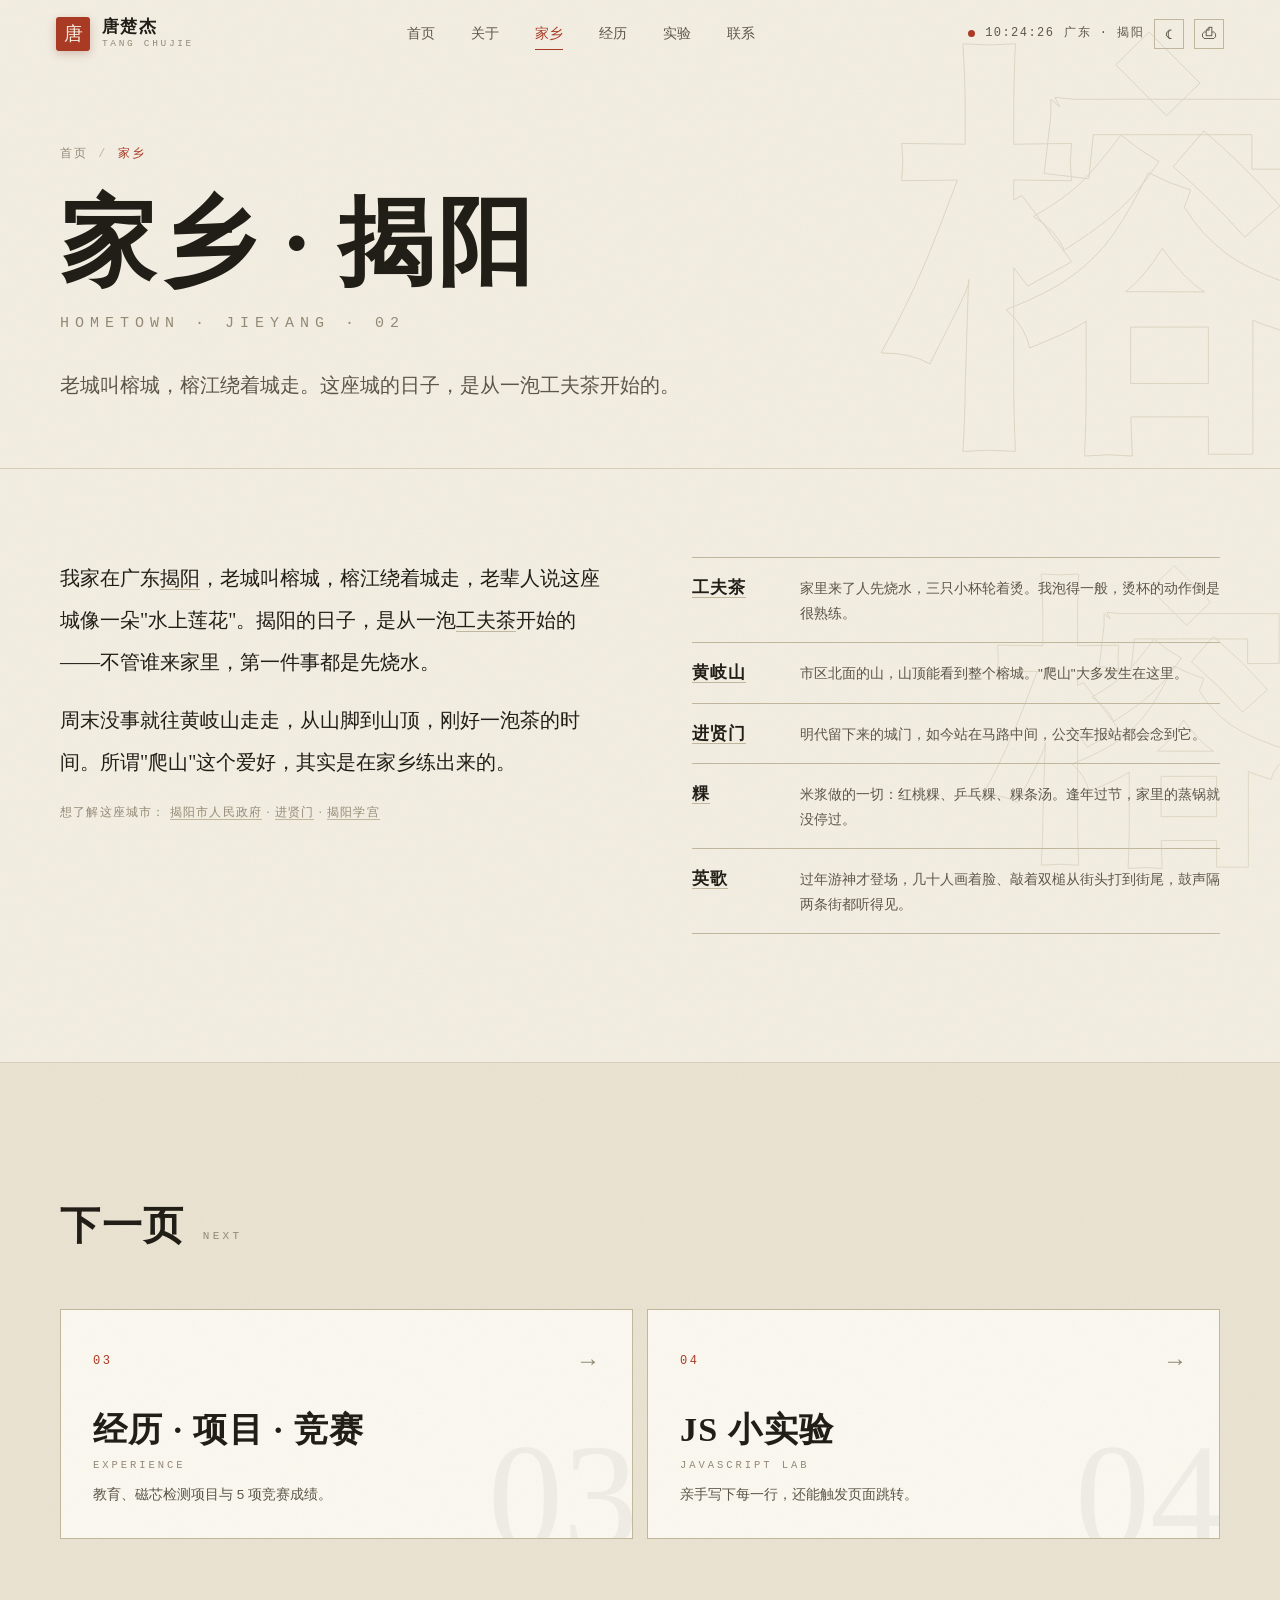
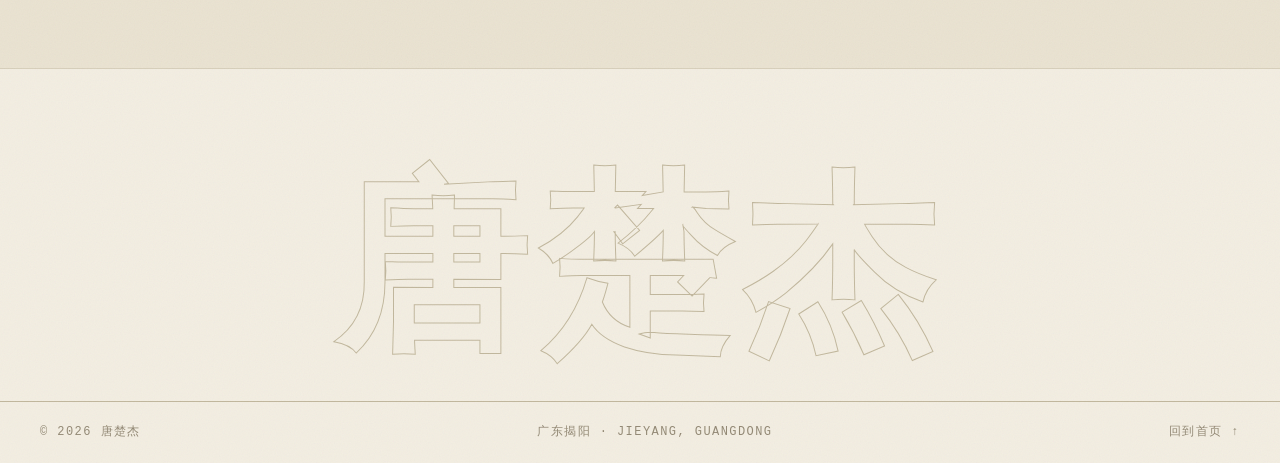
<file: hometown.html>
<!DOCTYPE html>
<html lang="zh-CN">
<head>
    <meta charset="UTF-8">
    <meta name="viewport" content="width=device-width, initial-scale=1.0">
    <title>家乡 · 揭阳 · 唐楚杰</title>
    <meta name="description" content="唐楚杰的家乡 —— 广东揭阳，榕城。工夫茶、黄岐山、进贤门、粿、英歌。">
    <link rel="stylesheet" href="s1.css">
    <script>
        (function () {
            try {
                var t = localStorage.getItem('tc-theme');
                if (t === 'night') document.documentElement.classList.add('night');
            } catch (e) { }
        })();
    </script>
</head>
<body class="page">

    <div class="grain" aria-hidden="true"></div>
    <div class="scroll-progress" id="scroll-progress" aria-hidden="true"></div>

    <header class="site-header" id="top">
        <a class="brand" href="index.html">
            <span class="brand-seal">唐</span>
            <span class="brand-text">唐楚杰<small>TANG&nbsp;CHUJIE</small></span>
        </a>
        <nav class="site-nav" aria-label="页面导航">
            <a href="index.html">首页</a>
            <a href="about.html">关于</a>
            <a href="hometown.html" class="active">家乡</a>
            <a href="experience.html">经历</a>
            <a href="lab.html">实验</a>
            <a href="contact.html">联系</a>
        </nav>
        <div class="site-meta">
            <span class="live-dot" aria-hidden="true"></span>
            <span id="clock">--:--:--</span>
            <span class="meta-loc">广东 · 揭阳</span>
            <button type="button" class="icon-btn" id="theme-toggle" aria-label="切换昼夜主题" title="切换昼夜主题">
                <span class="icon-sun" aria-hidden="true">☀</span>
                <span class="icon-moon" aria-hidden="true">☾</span>
            </button>
            <button type="button" class="icon-btn" id="print-btn" aria-label="打印 / 导出 PDF" title="打印 / 导出 PDF">⎙</button>
        </div>
    </header>

    <main>
        <!-- ============ 子页横幅 ============ -->
        <section class="page-hero">
            <span class="page-hero-watermark" aria-hidden="true">榕</span>
            <div class="container">
                <nav class="breadcrumb" aria-label="面包屑">
                    <a href="index.html">首页</a>
                    <span class="bc-sep">/</span>
                    <span class="bc-current">家乡</span>
                </nav>
                <h1 class="page-hero-title reveal">家乡 · 揭阳</h1>
                <p class="page-hero-sub reveal" style="--d:.1s">HOMETOWN · JIEYANG · 02</p>
                <p class="page-hero-lede reveal" style="--d:.2s">老城叫榕城，榕江绕着城走。这座城的日子，是从一泡工夫茶开始的。</p>
            </div>
        </section>

        <!-- ============ 家乡 ============ -->
        <section class="section hometown" id="hometown">
            <div class="container">
                <span class="hometown-watermark" aria-hidden="true">榕</span>
                <div class="hometown-grid">
                    <div class="hometown-lede reveal">
                        <p>
                            我家在广东<a class="inline-link" href="https://baike.baidu.com/item/%E6%8F%AD%E9%98%B3%E5%B8%82" target="_blank" rel="noopener">揭阳</a>，老城叫榕城，榕江绕着城走，老辈人说这座城像一朵"水上莲花"。揭阳的日子，是从一泡<a class="inline-link" href="https://baike.baidu.com/item/%E5%B7%A5%E5%A4%AB%E8%8C%B6" target="_blank" rel="noopener">工夫茶</a>开始的——不管谁来家里，第一件事都是先烧水。
                        </p>
                        <p>
                            周末没事就往黄岐山走走，从山脚到山顶，刚好一泡茶的时间。所谓"爬山"这个爱好，其实是在家乡练出来的。
                        </p>
                        <p class="hometown-more">
                            想了解这座城市：
                            <a class="inline-link" href="http://www.jieyang.gov.cn/" target="_blank" rel="noopener">揭阳市人民政府</a> ·
                            <a class="inline-link" href="https://baike.baidu.com/item/%E8%BF%9B%E8%B4%A4%E9%97%A8" target="_blank" rel="noopener">进贤门</a> ·
                            <a class="inline-link" href="https://baike.baidu.com/item/%E6%8F%AD%E9%98%B3%E5%AD%A6%E5%AE%AB" target="_blank" rel="noopener">揭阳学宫</a>
                        </p>
                    </div>
                    <dl class="glossary reveal" style="--d:.15s">
                        <div><dt><a class="inline-link" href="https://baike.baidu.com/item/%E5%B7%A5%E5%A4%AB%E8%8C%B6" target="_blank" rel="noopener">工夫茶</a></dt><dd>家里来了人先烧水，三只小杯轮着烫。我泡得一般，烫杯的动作倒是很熟练。</dd></div>
                        <div><dt><a class="inline-link" href="https://baike.baidu.com/item/%E9%BB%84%E5%B2%90%E5%B1%B1" target="_blank" rel="noopener">黄岐山</a></dt><dd>市区北面的山，山顶能看到整个榕城。"爬山"大多发生在这里。</dd></div>
                        <div><dt><a class="inline-link" href="https://baike.baidu.com/item/%E8%BF%9B%E8%B4%A4%E9%97%A8" target="_blank" rel="noopener">进贤门</a></dt><dd>明代留下来的城门，如今站在马路中间，公交车报站都会念到它。</dd></div>
                        <div><dt><a class="inline-link" href="https://baike.baidu.com/item/%E7%B2%BF" target="_blank" rel="noopener">粿</a></dt><dd>米浆做的一切：红桃粿、乒乓粿、粿条汤。逢年过节，家里的蒸锅就没停过。</dd></div>
                        <div><dt><a class="inline-link" href="https://baike.baidu.com/item/%E8%8B%B1%E6%AD%8C" target="_blank" rel="noopener">英歌</a></dt><dd>过年游神才登场，几十人画着脸、敲着双槌从街头打到街尾，鼓声隔两条街都听得见。</dd></div>
                    </dl>
                </div>
            </div>
        </section>

        <!-- ============ 下一页 ============ -->
        <section class="section section-alt">
            <div class="container">
                <div class="hub-head reveal">
                    <h2>下一页</h2>
                    <span>NEXT</span>
                </div>
                <div class="hub-grid hub-grid-2">
                    <a class="hub-card hub-exp reveal" style="--d:.05s" href="experience.html" data-num="03">
                        <div class="hub-top">
                            <span class="hub-index">03</span>
                            <span class="hub-arrow" aria-hidden="true">→</span>
                        </div>
                        <div>
                            <h3 class="hub-title">经历 · 项目 · 竞赛<small>EXPERIENCE</small></h3>
                            <p class="hub-desc">教育、磁芯检测项目与 5 项竞赛成绩。</p>
                        </div>
                    </a>
                    <a class="hub-card hub-lab reveal" style="--d:.12s" href="lab.html" data-num="04">
                        <div class="hub-top">
                            <span class="hub-index">04</span>
                            <span class="hub-arrow" aria-hidden="true">→</span>
                        </div>
                        <div>
                            <h3 class="hub-title">JS 小实验<small>JAVASCRIPT LAB</small></h3>
                            <p class="hub-desc">亲手写下每一行，还能触发页面跳转。</p>
                        </div>
                    </a>
                </div>
            </div>
        </section>
    </main>

    <footer class="site-footer">
        <div class="footer-mark" aria-hidden="true">唐楚杰</div>
        <div class="footer-bar">
            <span>© <span id="year">2026</span> 唐楚杰</span>
            <span class="footer-loc">广东揭阳 · JIEYANG, GUANGDONG</span>
            <a href="index.html">回到首页 ↑</a>
        </div>
    </footer>

    <button type="button" class="to-top" id="to-top" aria-label="回到顶部" title="回到顶部">↑</button>

    <script src="j1.js"></script>
</body>
</html>
</file>
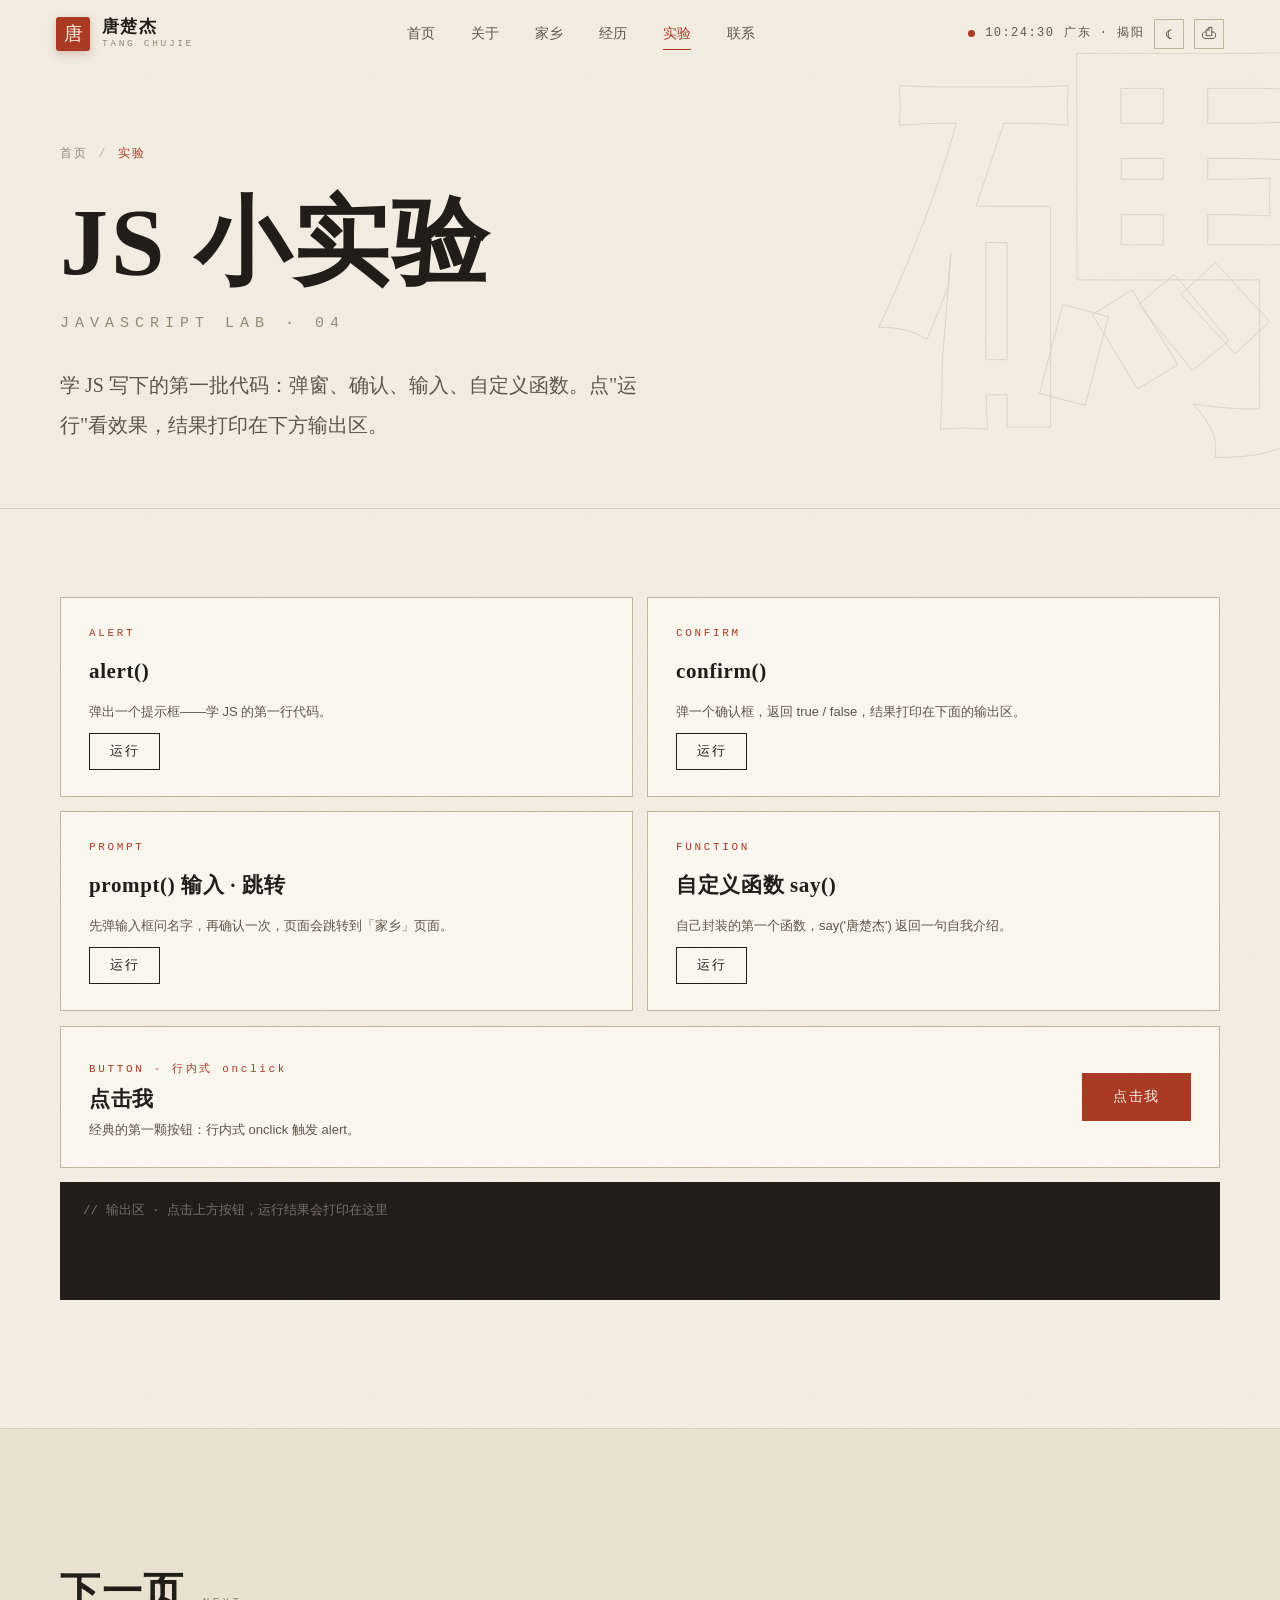
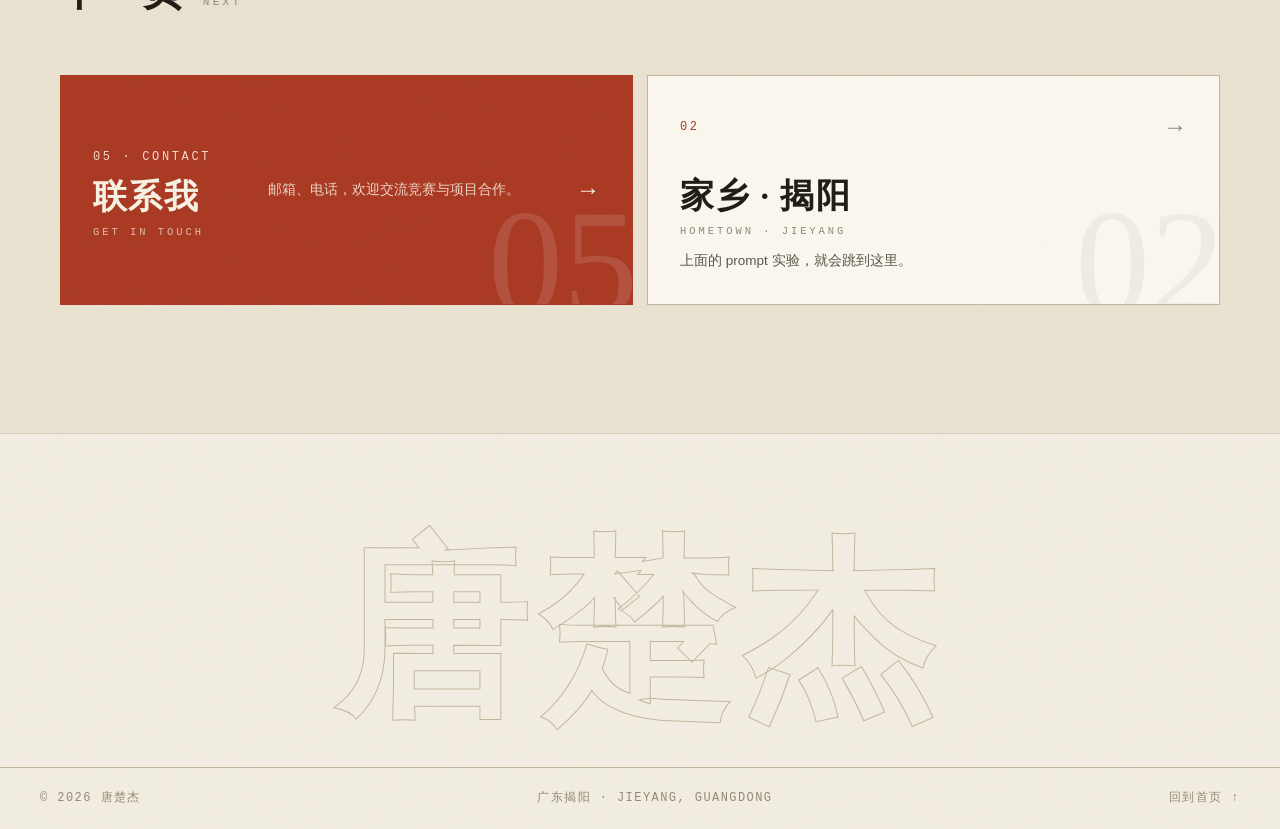
<file: lab.html>
<!DOCTYPE html>
<html lang="zh-CN">
<head>
    <meta charset="UTF-8">
    <meta name="viewport" content="width=device-width, initial-scale=1.0">
    <title>JS 小实验 · 唐楚杰</title>
    <meta name="description" content="唐楚杰的 JavaScript 小实验 —— alert、confirm、prompt、自定义函数，亲手写下每一行。">
    <link rel="stylesheet" href="s1.css">
    <script>
        (function () {
            try {
                var t = localStorage.getItem('tc-theme');
                if (t === 'night') document.documentElement.classList.add('night');
            } catch (e) { }
        })();
    </script>
</head>
<body class="page">

    <div class="grain" aria-hidden="true"></div>
    <div class="scroll-progress" id="scroll-progress" aria-hidden="true"></div>

    <header class="site-header" id="top">
        <a class="brand" href="index.html">
            <span class="brand-seal">唐</span>
            <span class="brand-text">唐楚杰<small>TANG&nbsp;CHUJIE</small></span>
        </a>
        <nav class="site-nav" aria-label="页面导航">
            <a href="index.html">首页</a>
            <a href="about.html">关于</a>
            <a href="hometown.html">家乡</a>
            <a href="experience.html">经历</a>
            <a href="lab.html" class="active">实验</a>
            <a href="contact.html">联系</a>
        </nav>
        <div class="site-meta">
            <span class="live-dot" aria-hidden="true"></span>
            <span id="clock">--:--:--</span>
            <span class="meta-loc">广东 · 揭阳</span>
            <button type="button" class="icon-btn" id="theme-toggle" aria-label="切换昼夜主题" title="切换昼夜主题">
                <span class="icon-sun" aria-hidden="true">☀</span>
                <span class="icon-moon" aria-hidden="true">☾</span>
            </button>
            <button type="button" class="icon-btn" id="print-btn" aria-label="打印 / 导出 PDF" title="打印 / 导出 PDF">⎙</button>
        </div>
    </header>

    <main>
        <!-- ============ 子页横幅 ============ -->
        <section class="page-hero">
            <span class="page-hero-watermark" aria-hidden="true">碼</span>
            <div class="container">
                <nav class="breadcrumb" aria-label="面包屑">
                    <a href="index.html">首页</a>
                    <span class="bc-sep">/</span>
                    <span class="bc-current">实验</span>
                </nav>
                <h1 class="page-hero-title reveal">JS 小实验</h1>
                <p class="page-hero-sub reveal" style="--d:.1s">JAVASCRIPT LAB · 04</p>
                <p class="page-hero-lede reveal" style="--d:.2s">学 JS 写下的第一批代码：弹窗、确认、输入、自定义函数。点"运行"看效果，结果打印在下方输出区。</p>
            </div>
        </section>

        <!-- ============ 实验区 ============ -->
        <section class="section" id="script">
            <div class="container">
                <div class="demo-grid">
                    <div class="demo-card reveal">
                        <span class="demo-tag">ALERT</span>
                        <h3>alert()</h3>
                        <p>弹出一个提示框——学 JS 的第一行代码。</p>
                        <button type="button" class="btn btn-ghost btn-sm" onclick="demoAlert()">运行</button>
                    </div>
                    <div class="demo-card reveal" style="--d:.06s">
                        <span class="demo-tag">CONFIRM</span>
                        <h3>confirm()</h3>
                        <p>弹一个确认框，返回 true / false，结果打印在下面的输出区。</p>
                        <button type="button" class="btn btn-ghost btn-sm" onclick="demoConfirm()">运行</button>
                    </div>
                    <div class="demo-card reveal" style="--d:.12s">
                        <span class="demo-tag">PROMPT</span>
                        <h3>prompt() 输入 · 跳转</h3>
                        <p>先弹输入框问名字，再确认一次，页面会跳转到「家乡」页面。</p>
                        <button type="button" class="btn btn-ghost btn-sm" onclick="demoPrompt()">运行</button>
                    </div>
                    <div class="demo-card reveal" style="--d:.18s">
                        <span class="demo-tag">FUNCTION</span>
                        <h3>自定义函数 say()</h3>
                        <p>自己封装的第一个函数，say('唐楚杰') 返回一句自我介绍。</p>
                        <button type="button" class="btn btn-ghost btn-sm" onclick="demoSay()">运行</button>
                    </div>
                    <div class="demo-card demo-wide reveal" style="--d:.24s">
                        <div>
                            <span class="demo-tag">BUTTON · 行内式 onclick</span>
                            <h3>点击我</h3>
                            <p>经典的第一颗按钮：行内式 onclick 触发 alert。</p>
                        </div>
                        <button type="button" class="btn btn-primary" onclick="demoClick()">点击我</button>
                    </div>
                    <div class="js-console reveal" style="--d:.3s" id="js-console" aria-live="polite">
                        <p class="js-hint">// 输出区 · 点击上方按钮，运行结果会打印在这里</p>
                    </div>
                </div>
            </div>
        </section>

        <!-- ============ 下一页 ============ -->
        <section class="section section-alt">
            <div class="container">
                <div class="hub-head reveal">
                    <h2>下一页</h2>
                    <span>NEXT</span>
                </div>
                <div class="hub-grid hub-grid-2">
                    <a class="hub-card hub-contact reveal" style="--d:.05s" href="contact.html" data-num="05">
                        <div>
                            <span class="hub-index">05 · CONTACT</span>
                            <h3 class="hub-title" style="margin-top:8px">联系我<small>GET IN TOUCH</small></h3>
                        </div>
                        <p class="hub-desc">邮箱、电话，欢迎交流竞赛与项目合作。</p>
                        <span class="hub-arrow" aria-hidden="true">→</span>
                    </a>
                    <a class="hub-card hub-home reveal" style="--d:.12s" href="hometown.html" data-num="02">
                        <div class="hub-top">
                            <span class="hub-index">02</span>
                            <span class="hub-arrow" aria-hidden="true">→</span>
                        </div>
                        <div>
                            <h3 class="hub-title">家乡 · 揭阳<small>HOMETOWN · JIEYANG</small></h3>
                            <p class="hub-desc">上面的 prompt 实验，就会跳到这里。</p>
                        </div>
                    </a>
                </div>
            </div>
        </section>
    </main>

    <footer class="site-footer">
        <div class="footer-mark" aria-hidden="true">唐楚杰</div>
        <div class="footer-bar">
            <span>© <span id="year">2026</span> 唐楚杰</span>
            <span class="footer-loc">广东揭阳 · JIEYANG, GUANGDONG</span>
            <a href="index.html">回到首页 ↑</a>
        </div>
    </footer>

    <button type="button" class="to-top" id="to-top" aria-label="回到顶部" title="回到顶部">↑</button>

    <script src="j1.js"></script>
</body>
</html>
</file>
<file: s1.css>
/* ============================================================
   唐楚杰 · 个人简历
   设计语言：新中式人文 × 瑞士网格 —— 暖纸 / 墨色 / 朱砂
   ============================================================ */

/* ---------- Design Tokens ---------- */
:root {
    /* 色彩 */
    --paper:        #f3eee2;
    --paper-raised: #fbf8f0;
    --paper-deep:   #eae3d2;
    --ink:          #211d17;
    --ink-soft:     #5d5648;
    --ink-faint:    #948a76;
    --line:         #d8d0bc;
    --line-strong:  #c2b89e;
    --accent:       #ab3a24;   /* 朱砂 */
    --accent-dark:  #8b2d1b;
    --pine:         #40594a;   /* 松绿（省级） */

    /* 字体 */
    --font-serif: "Noto Serif SC", "Source Han Serif SC", "Source Han Serif CN",
                  "Songti SC", "STSong", "SimSun", serif;
    --font-sans:  -apple-system, BlinkMacSystemFont, "Segoe UI", "PingFang SC",
                  "Hiragino Sans GB", "Microsoft YaHei", "WenQuanYi Micro Hei",
                  sans-serif;
    --font-mono:  "SF Mono", "JetBrains Mono", "Roboto Mono", Consolas,
                  "Courier New", monospace;

    /* 动效 */
    --ease-out: cubic-bezier(.22, 1, .36, 1);
}

/* ---------- Reset ---------- */
* { margin: 0; padding: 0; box-sizing: border-box; }

html {
    scroll-behavior: smooth;
    -webkit-text-size-adjust: 100%;
}

body {
    font-family: var(--font-sans);
    background-color: var(--paper);
    color: var(--ink);
    font-size: 16px;
    line-height: 1.75;
    -webkit-font-smoothing: antialiased;
    -moz-osx-font-smoothing: grayscale;
    overflow-x: hidden;
}

a { color: inherit; text-decoration: none; }
ul { list-style: none; }
img { max-width: 100%; display: block; }

::selection {
    background: var(--accent);
    color: #f8f2e4;
}

section[id] { scroll-margin-top: 76px; }

.container {
    max-width: 1240px;
    margin: 0 auto;
    padding: 0 clamp(20px, 5vw, 40px);
}

/* ---------- 纸张颗粒 ---------- */
.grain {
    position: fixed;
    inset: 0;
    z-index: 90;
    pointer-events: none;
    opacity: .055;
    mix-blend-mode: multiply;
    background-image: url("data:image/svg+xml,%3Csvg xmlns='http://www.w3.org/2000/svg' width='220' height='220'%3E%3Cfilter id='n'%3E%3CfeTurbulence type='fractalNoise' baseFrequency='0.85' numOctaves='2' stitchTiles='stitch'/%3E%3C/filter%3E%3Crect width='100%25' height='100%25' filter='url(%23n)'/%3E%3C/svg%3E");
}

/* ---------- 滚动进度条 ---------- */
.scroll-progress {
    position: fixed;
    top: 0; left: 0; right: 0;
    height: 2px;
    z-index: 100;
    background: var(--accent);
    transform: scaleX(0);
    transform-origin: left;
    pointer-events: none;
}

/* ============================================================
   顶部导航
   ============================================================ */
.site-header {
    position: fixed;
    top: 0; left: 0; right: 0;
    z-index: 80;
    height: 68px;
    padding: 0 clamp(20px, 5vw, 56px);
    display: flex;
    align-items: center;
    justify-content: space-between;
    gap: 24px;
    border-bottom: 1px solid transparent;
    transition: background-color .4s var(--ease-out),
                border-color .4s var(--ease-out);
}

.site-header.scrolled {
    background: rgba(243, 238, 226, .85);
    -webkit-backdrop-filter: blur(14px);
    backdrop-filter: blur(14px);
    border-bottom-color: var(--line);
}

.brand {
    display: flex;
    align-items: center;
    gap: 12px;
    flex-shrink: 0;
}

.brand-seal {
    width: 34px; height: 34px;
    display: grid;
    place-items: center;
    background: var(--accent);
    color: #f7f0e0;
    font-family: var(--font-serif);
    font-size: 19px;
    border-radius: 3px;
    box-shadow: 0 3px 10px rgba(120, 45, 25, .25);
}

.brand-text {
    font-family: var(--font-serif);
    font-size: 17px;
    font-weight: 700;
    letter-spacing: .08em;
    line-height: 1.1;
    display: flex;
    flex-direction: column;
}

.brand-text small {
    font-family: var(--font-mono);
    font-size: 9.5px;
    font-weight: 400;
    letter-spacing: .28em;
    color: var(--ink-faint);
    margin-top: 2px;
}

.site-nav {
    display: flex;
    gap: clamp(18px, 3vw, 36px);
}

.site-nav a {
    font-size: 14px;
    color: var(--ink-soft);
    position: relative;
    padding: 4px 0;
    transition: color .3s;
}

.site-nav a::after {
    content: "";
    position: absolute;
    left: 0; bottom: 0;
    width: 100%; height: 1px;
    background: var(--accent);
    transform: scaleX(0);
    transform-origin: right;
    transition: transform .35s var(--ease-out);
}

.site-nav a:hover { color: var(--accent); }
.site-nav a:hover::after {
    transform: scaleX(1);
    transform-origin: left;
}

.site-nav a.active { color: var(--accent); }
.site-nav a.active::after {
    transform: scaleX(1);
    transform-origin: left;
}

.site-meta {
    display: flex;
    align-items: center;
    gap: 10px;
    font-family: var(--font-mono);
    font-size: 12px;
    letter-spacing: .12em;
    color: var(--ink-soft);
    flex-shrink: 0;
}

/* 导航图标按钮（主题切换 / 打印） */
.icon-btn {
    width: 30px; height: 30px;
    display: grid;
    place-items: center;
    background: transparent;
    border: 1px solid var(--line-strong);
    color: var(--ink-soft);
    font-size: 15px;
    line-height: 1;
    cursor: pointer;
    transition: color .3s, border-color .3s, background-color .3s,
                transform .3s var(--ease-out);
}

.icon-btn:hover {
    color: var(--accent);
    border-color: var(--accent);
    transform: translateY(-1px);
}

.icon-sun { display: none; }
.night .icon-sun { display: inline; }
.night .icon-moon { display: none; }

.live-dot {
    width: 7px; height: 7px;
    border-radius: 50%;
    background: var(--accent);
    animation: pulse 2.4s ease-in-out infinite;
}

@keyframes pulse {
    0%, 100% { box-shadow: 0 0 0 0 rgba(171, 58, 36, .4); }
    50%      { box-shadow: 0 0 0 6px rgba(171, 58, 36, 0); }
}

/* ============================================================
   首屏 Hero
   ============================================================ */
.hero {
    position: relative;
    padding: clamp(150px, 19vh, 210px) 0 clamp(64px, 9vh, 120px);
    overflow: hidden;
}

.hero-watermark {
    position: absolute;
    top: 4vh;
    right: -3vw;
    font-family: var(--font-serif);
    font-weight: 700;
    font-size: min(58vw, 560px);
    line-height: 1;
    color: transparent;
    -webkit-text-stroke: 1px var(--line-strong);
    opacity: .5;
    pointer-events: none;
    user-select: none;
    z-index: 0;
}

.hero-inner {
    position: relative;
    z-index: 1;
    max-width: 1240px;
    margin: 0 auto;
    padding: 0 clamp(20px, 5vw, 40px);
    display: grid;
    grid-template-columns: minmax(0, 1fr) 330px;
    gap: clamp(36px, 6vw, 90px);
    align-items: end;
}

.eyebrow {
    display: flex;
    align-items: center;
    gap: 14px;
    font-family: var(--font-mono);
    font-size: 12px;
    letter-spacing: .32em;
    color: var(--accent);
    margin-bottom: 22px;
}

.eyebrow-line {
    width: 44px;
    height: 1px;
    background: var(--accent);
    display: inline-block;
}

.hero-name {
    font-family: var(--font-serif);
    font-weight: 700;
    font-size: clamp(68px, 13vw, 160px);
    line-height: 1.04;
    letter-spacing: .02em;
}

.hero-pinyin {
    font-family: var(--font-mono);
    font-size: clamp(12px, 1.3vw, 15px);
    letter-spacing: .5em;
    color: var(--ink-faint);
    margin: 14px 0 22px;
    padding-left: 6px;
}

/* ---------- 首屏打字机 ---------- */
.hero-type {
    font-family: var(--font-mono);
    font-size: clamp(14px, 1.5vw, 17px);
    letter-spacing: .12em;
    color: var(--ink);
    margin-bottom: 26px;
    min-height: 1.8em;
}

.type-prefix { color: var(--accent); }

#typewriter { color: var(--ink-soft); }

.type-caret {
    display: inline-block;
    width: .62em;
    height: 1.05em;
    margin-left: 4px;
    vertical-align: text-bottom;
    background: var(--accent);
    animation: caret-blink 1s steps(1) infinite;
}

@keyframes caret-blink {
    0%, 55%  { opacity: 1; }
    56%, 100% { opacity: 0; }
}

@media (prefers-reduced-motion: reduce) {
    .type-caret { animation: none; }
}

.hero-tag {
    font-size: clamp(15px, 1.5vw, 18px);
    color: var(--ink-soft);
    max-width: 480px;
    line-height: 1.9;
}

.hero-actions {
    display: flex;
    flex-wrap: wrap;
    gap: 14px;
    margin-top: 40px;
}

/* ---------- 按钮 ---------- */
.btn {
    display: inline-flex;
    align-items: center;
    justify-content: center;
    padding: 14px 30px;
    font-size: 14px;
    font-family: var(--font-sans);
    letter-spacing: .12em;
    border: 1px solid var(--ink);
    cursor: pointer;
    transition: transform .3s var(--ease-out),
                background-color .3s, color .3s, border-color .3s;
}

.btn-primary {
    background: var(--accent);
    border-color: var(--accent);
    color: #f8f2e4;
}

.btn-primary:hover {
    background: var(--accent-dark);
    border-color: var(--accent-dark);
    transform: translateY(-2px);
}

.btn-ghost {
    background: transparent;
    color: var(--ink);
}

.btn-ghost:hover {
    background: var(--ink);
    color: var(--paper);
    transform: translateY(-2px);
}

.btn-light {
    background: #f8f2e4;
    border-color: #f8f2e4;
    color: var(--accent-dark);
}

.btn-light:hover {
    background: #fff;
    transform: translateY(-2px);
}

/* ---------- 首屏信息卡 ---------- */
.hero-side {
    position: relative;
    background: rgba(251, 248, 240, .72);
    -webkit-backdrop-filter: blur(8px);
    backdrop-filter: blur(8px);
    border: 1px solid var(--line-strong);
    padding: 10px 24px 14px;
    margin-bottom: 6px;
}

.fact-list div {
    display: flex;
    align-items: baseline;
    justify-content: space-between;
    gap: 18px;
    padding: 14px 0;
    border-bottom: 1px solid var(--line);
}

.fact-list div:last-child { border-bottom: none; }

.fact-list dt {
    font-size: 13px;
    color: var(--ink-faint);
    letter-spacing: .14em;
    flex-shrink: 0;
}

.fact-list dd {
    font-size: 14.5px;
    font-weight: 500;
    text-align: right;
}

/* 印章 */
.seal {
    position: absolute;
    top: -24px;
    right: -16px;
    width: 58px; height: 58px;
    display: grid;
    grid-template-columns: 1fr 1fr;
    place-items: center;
    background: var(--accent);
    color: #f6eddb;
    font-family: var(--font-serif);
    font-style: normal;
    transform: rotate(-7deg);
    border-radius: 4px;
    box-shadow: 0 8px 22px rgba(120, 45, 25, .28);
    outline: 2px solid rgba(246, 237, 219, .55);
    outline-offset: -5px;
}

.seal i {
    font-style: normal;
    font-size: 15px;
    line-height: 1;
}

/* ============================================================
   数字带
   ============================================================ */
.stats-strip {
    border-top: 1px solid var(--line);
    border-bottom: 1px solid var(--line);
    max-width: 1240px;
    margin: 0 auto;
    display: grid;
    grid-template-columns: repeat(4, 1fr);
}

.stat {
    display: flex;
    align-items: baseline;
    gap: 12px;
    padding: 26px clamp(18px, 2.4vw, 34px);
    border-right: 1px solid var(--line);
}

.stat:last-child { border-right: none; }

.stat b {
    font-family: var(--font-serif);
    font-size: clamp(30px, 3.4vw, 44px);
    font-weight: 700;
    line-height: 1;
}

.stat span {
    font-size: 12.5px;
    color: var(--ink-soft);
    letter-spacing: .08em;
}

/* ============================================================
   通用 Section
   ============================================================ */
.section {
    padding: clamp(76px, 10vw, 128px) 0;
}

.section-alt {
    background: var(--paper-deep);
    border-top: 1px solid var(--line);
    border-bottom: 1px solid var(--line);
}

.section-head {
    display: flex;
    align-items: center;
    gap: 18px;
    margin-bottom: clamp(38px, 5vw, 64px);
}

.sec-index {
    font-family: var(--font-mono);
    font-size: 13px;
    letter-spacing: .18em;
    color: var(--accent);
}

.sec-title {
    font-family: var(--font-serif);
    font-size: clamp(28px, 4vw, 44px);
    font-weight: 700;
    letter-spacing: .04em;
    display: flex;
    align-items: baseline;
    gap: 14px;
    white-space: nowrap;
}

.sec-title small {
    font-family: var(--font-mono);
    font-size: 11px;
    font-weight: 400;
    letter-spacing: .3em;
    color: var(--ink-faint);
}

.sec-rule {
    flex: 1;
    height: 1px;
    background: var(--line-strong);
}

/* ============================================================
   01 关于
   ============================================================ */
.profile-grid {
    display: grid;
    grid-template-columns: 1.12fr .88fr;
    gap: clamp(36px, 6vw, 80px);
    align-items: start;
}

.profile-lede {
    font-family: var(--font-serif);
    font-size: clamp(17px, 1.7vw, 21px);
    line-height: 2.15;
    letter-spacing: .01em;
}

.profile-lede::first-letter {
    float: left;
    font-size: 3.1em;
    line-height: .95;
    padding: 6px 12px 0 0;
    color: var(--accent);
    font-weight: 700;
}

.interests {
    display: grid;
    grid-template-columns: 1fr 1fr;
    gap: 14px;
}

.interest-card {
    border: 1px solid var(--line-strong);
    background: var(--paper-raised);
    padding: 26px 22px;
    transition: transform .35s var(--ease-out), border-color .35s,
                box-shadow .35s;
}

.interest-card:hover {
    transform: translateY(-4px);
    border-color: var(--accent);
    box-shadow: 0 14px 30px -18px rgba(90, 60, 30, .45);
}

.interest-num {
    font-family: var(--font-serif);
    font-size: 22px;
    color: var(--accent);
}

.interest-card h3 {
    font-family: var(--font-serif);
    font-size: 23px;
    margin: 12px 0 8px;
    letter-spacing: .06em;
}

.interest-card p {
    font-size: 13px;
    color: var(--ink-soft);
    line-height: 1.8;
}

/* ============================================================
   02 时间线
   ============================================================ */
.timeline { max-width: 760px; }

.timeline-item {
    position: relative;
    display: grid;
    grid-template-columns: clamp(130px, 16vw, 190px) 28px 1fr;
    gap: 0 18px;
    padding: 28px 0;
    border-top: 1px solid var(--line-strong);
}

.timeline-item:last-child {
    border-bottom: 1px solid var(--line-strong);
}

.t-year {
    font-family: var(--font-mono);
    font-size: clamp(20px, 2.2vw, 27px);
    letter-spacing: .04em;
    line-height: 1.3;
    padding-top: 2px;
}

.t-year em {
    font-style: normal;
    color: var(--ink-faint);
    margin: 0 4px;
}

.t-rail {
    position: relative;
    display: flex;
    justify-content: center;
}

.t-rail::before {
    content: "";
    position: absolute;
    top: 0; bottom: 0;
    width: 1px;
    background: var(--line-strong);
}

.t-rail i {
    position: relative;
    margin-top: 9px;
    width: 11px; height: 11px;
    background: var(--accent);
    transform: rotate(45deg);
    flex-shrink: 0;
}

.t-body h3 {
    font-family: var(--font-serif);
    font-size: clamp(19px, 2.2vw, 25px);
    letter-spacing: .03em;
}

.t-body p {
    font-size: 13.5px;
    color: var(--ink-soft);
    margin-top: 4px;
}

.t-tags {
    display: flex;
    flex-wrap: wrap;
    gap: 8px;
    margin-top: 14px;
}

.t-tags li {
    font-family: var(--font-mono);
    font-size: 11px;
    letter-spacing: .1em;
    border: 1px solid var(--line-strong);
    padding: 4px 11px;
    color: var(--ink-soft);
}

/* ============================================================
   03 项目卡片
   ============================================================ */
.project-card {
    position: relative;
    display: grid;
    grid-template-columns: 120px minmax(0, 1.05fr) minmax(0, 1fr) 40px;
    gap: clamp(20px, 3vw, 40px);
    align-items: center;
    border: 1px solid var(--line-strong);
    background: var(--paper-raised);
    padding: clamp(30px, 4.5vw, 54px) clamp(26px, 4vw, 52px);
    overflow: hidden;
    transition: background-color .5s var(--ease-out),
                border-color .5s var(--ease-out);
}

.project-card::before {
    content: "01";
    position: absolute;
    right: -10px;
    bottom: -44px;
    font-family: var(--font-serif);
    font-size: 190px;
    line-height: 1;
    color: var(--ink);
    opacity: .04;
    transition: color .5s, opacity .5s;
    pointer-events: none;
}

.project-card:hover {
    background: var(--ink);
    border-color: var(--ink);
}

.project-card:hover::before { color: #fff; opacity: .07; }

.project-index {
    font-family: var(--font-mono);
    font-size: 12px;
    letter-spacing: .24em;
    color: var(--ink-faint);
    transition: color .5s;
}

.project-title {
    font-family: var(--font-serif);
    font-size: clamp(28px, 4.2vw, 52px);
    font-weight: 700;
    line-height: 1.2;
    letter-spacing: .03em;
    transition: color .5s;
}

.project-meta p {
    font-size: 14px;
    color: var(--ink-soft);
    line-height: 1.9;
    transition: color .5s;
}

.tag-list {
    display: flex;
    flex-wrap: wrap;
    gap: 8px;
    margin-top: 16px;
}

.tag-list li {
    font-family: var(--font-mono);
    font-size: 11px;
    letter-spacing: .08em;
    border: 1px solid var(--line-strong);
    padding: 5px 12px;
    color: var(--ink-soft);
    transition: color .5s, border-color .5s;
}

.project-arrow {
    justify-self: end;
    font-size: 30px;
    color: var(--accent);
    transition: transform .4s var(--ease-out), color .5s;
}

.project-card:hover .project-index { color: rgba(243, 238, 226, .5); }
.project-card:hover .project-title { color: var(--paper); }
.project-card:hover .project-meta p { color: rgba(243, 238, 226, .72); }
.project-card:hover .tag-list li {
    color: rgba(243, 238, 226, .8);
    border-color: rgba(243, 238, 226, .3);
}
.project-card:hover .project-arrow {
    color: #e8a48f;
    transform: translate(6px, -6px);
}

/* ============================================================
   04 竞赛列表
   ============================================================ */
.award-list {
    border-top: 1px solid var(--line-strong);
}

.award-row {
    display: grid;
    grid-template-columns: 120px minmax(0, 1fr) auto;
    gap: 10px 26px;
    align-items: center;
    padding: 24px 10px;
    border-bottom: 1px solid var(--line-strong);
    position: relative;
    transition: background-color .3s, padding-left .35s var(--ease-out);
}

.award-row::before {
    content: "";
    position: absolute;
    left: 0; top: 0;
    width: 3px; height: 100%;
    background: var(--accent);
    transform: scaleY(0);
    transform-origin: top;
    transition: transform .35s var(--ease-out);
}

.award-row:hover {
    padding-left: 22px;
    background: rgba(255, 255, 255, .35);
}

.award-row:hover::before { transform: scaleY(1); }

.award-cat {
    font-family: var(--font-mono);
    font-size: 11px;
    letter-spacing: .26em;
    color: var(--ink-faint);
    transition: color .3s;
}

.award-row:hover .award-cat { color: var(--accent); }

.award-name {
    font-family: var(--font-serif);
    font-size: clamp(16.5px, 1.8vw, 21px);
    font-weight: 600;
    letter-spacing: .02em;
}

.award-level {
    font-size: 13px;
    letter-spacing: .06em;
    padding: 6px 14px;
    border: 1px solid;
    white-space: nowrap;
    justify-self: end;
}

.award-level i {
    font-style: normal;
    opacity: .72;
    font-size: 12px;
}

.level-national {
    color: var(--accent);
    border-color: var(--accent);
    background: rgba(171, 58, 36, .07);
}

.level-provincial {
    color: var(--pine);
    border-color: var(--pine);
    background: rgba(64, 89, 74, .08);
}

.level-entry {
    color: var(--ink-faint);
    border-color: var(--line-strong);
}

.award-note {
    margin-top: 20px;
    font-family: var(--font-mono);
    font-size: 12px;
    letter-spacing: .06em;
    color: var(--ink-faint);
}

/* ============================================================
   05 联系 Bento
   ============================================================ */
.bento {
    display: grid;
    grid-template-columns: repeat(12, 1fr);
    gap: 14px;
}

.b-card {
    grid-column: span 6;
    position: relative;
    display: flex;
    flex-direction: column;
    justify-content: center;
    gap: 10px;
    min-height: 168px;
    padding: 30px 32px;
    border: 1px solid var(--line-strong);
    background: var(--paper-raised);
    overflow: hidden;
    transition: transform .35s var(--ease-out),
                background-color .35s, border-color .35s;
}

.b-email { grid-column: span 7; }
.b-phone { grid-column: span 5; }
.b-loc   { grid-column: span 5; }
.b-cta   { grid-column: span 7; }

.b-label {
    font-family: var(--font-mono);
    font-size: 11px;
    letter-spacing: .28em;
    color: var(--ink-faint);
    transition: color .35s;
}

.b-value {
    font-family: var(--font-serif);
    font-size: clamp(18px, 2vw, 24px);
    letter-spacing: .02em;
    word-break: break-all;
    transition: color .35s;
}

.b-sub {
    font-size: 12.5px;
    color: var(--ink-faint);
    transition: color .35s;
}

.b-arrow {
    position: absolute;
    right: 28px;
    bottom: 22px;
    font-size: 24px;
    color: var(--accent);
    transition: transform .35s var(--ease-out);
}

a.b-card:hover {
    transform: translateY(-4px);
    background: var(--ink);
    border-color: var(--ink);
}

a.b-card:hover .b-label,
a.b-card:hover .b-sub { color: rgba(243, 238, 226, .55); }
a.b-card:hover .b-value { color: var(--paper); }
a.b-card:hover .b-arrow {
    color: #e8a48f;
    transform: translate(5px, -5px);
}

.b-cta {
    background: var(--accent);
    border-color: var(--accent);
    justify-content: space-between;
}

.b-cta p {
    font-family: var(--font-serif);
    font-size: clamp(16px, 1.7vw, 19px);
    color: #f6ead9;
    line-height: 1.8;
}

.b-cta .btn { align-self: flex-start; margin-top: 8px; }

/* ============================================================
   页脚
   ============================================================ */
.site-footer {
    padding-top: clamp(60px, 8vw, 110px);
    overflow: hidden;
}

.footer-mark {
    text-align: center;
    font-family: var(--font-serif);
    font-weight: 700;
    font-size: clamp(70px, 15vw, 200px);
    line-height: 1;
    letter-spacing: .06em;
    color: transparent;
    -webkit-text-stroke: 1px var(--line-strong);
    user-select: none;
    padding: 0 16px clamp(20px, 3vw, 40px);
}

.footer-bar {
    border-top: 1px solid var(--line-strong);
    display: flex;
    align-items: center;
    justify-content: space-between;
    gap: 14px;
    flex-wrap: wrap;
    padding: 20px clamp(20px, 5vw, 40px);
    font-family: var(--font-mono);
    font-size: 12px;
    letter-spacing: .12em;
    color: var(--ink-faint);
}

.footer-bar a { transition: color .3s; }
.footer-bar a:hover { color: var(--accent); }

/* ============================================================
   滚动渐入
   ============================================================ */
.reveal {
    opacity: 0;
    transform: translateY(26px);
    transition: opacity .9s var(--ease-out),
                transform .9s var(--ease-out);
    transition-delay: var(--d, 0s);
    will-change: opacity, transform;
}

.reveal.in {
    opacity: 1;
    transform: none;
}

@media (prefers-reduced-motion: reduce) {
    html { scroll-behavior: auto; }
    .reveal { opacity: 1; transform: none; transition: none; }
    .live-dot { animation: none; }
}

/* ============================================================
   响应式
   ============================================================ */
@media (max-width: 1020px) {
    .hero-inner {
        grid-template-columns: 1fr;
        align-items: start;
    }
    .hero-side {
        max-width: 440px;
    }
    .profile-grid { grid-template-columns: 1fr; }
    .project-card {
        grid-template-columns: 1fr;
        gap: 18px;
    }
    .project-index { display: none; }
    .project-arrow {
        position: absolute;
        right: 26px;
        top: 30px;
    }
}

@media (max-width: 760px) {
    .site-nav { display: none; }

    .hero-watermark {
        top: auto;
        bottom: -4vh;
        right: -22vw;
        font-size: 95vw;
        opacity: .35;
    }

    .stats-strip { grid-template-columns: 1fr 1fr; }
    .stat {
        border-bottom: 1px solid var(--line);
    }
    .stat:nth-child(2) { border-right: none; }
    .stat:nth-child(n+3) { border-bottom: none; }

    .section-head { gap: 12px; }
    .sec-title { white-space: normal; }

    .interests { grid-template-columns: 1fr; }

    .timeline-item {
        grid-template-columns: 1fr;
        gap: 10px;
    }
    .t-rail {
        position: absolute;
        left: 0; top: 0; bottom: 0;
        width: 1px;
    }
    .t-rail::before { display: none; }
    .t-rail { background: var(--line-strong); width: 1px; }
    .t-rail i {
        position: absolute;
        left: -5px; top: 32px;
    }
    .timeline-item { padding-left: 26px; }

    .project-card {
        grid-template-columns: 1fr;
        gap: 18px;
    }
    .project-arrow {
        position: absolute;
        right: 26px;
        top: 30px;
    }

    .award-row {
        grid-template-columns: 1fr;
        gap: 8px;
        padding: 20px 6px;
    }
    .award-level { justify-self: start; }

    .b-email, .b-phone, .b-loc, .b-cta {
        grid-column: span 12;
        min-height: 140px;
    }
}

@media (max-width: 420px) {
    .meta-loc { display: none; }
    .hero-actions .btn { width: 100%; }
    .footer-bar { justify-content: center; text-align: center; }
    .seal { width: 50px; height: 50px; }
    .seal i { font-size: 13px; }
}

/* ============================================================
   02 家乡
   ============================================================ */
.hometown {
    position: relative;
    overflow: hidden;
}

.hometown .container {
    position: relative;
    z-index: 1;
}

.hometown-watermark {
    position: absolute;
    top: 24px;
    right: -26px;
    font-family: var(--font-serif);
    font-weight: 700;
    font-size: min(34vw, 300px);
    line-height: 1;
    color: transparent;
    -webkit-text-stroke: 1px var(--line-strong);
    opacity: .4;
    pointer-events: none;
    user-select: none;
    z-index: 0;
}

.hometown-grid {
    display: grid;
    grid-template-columns: minmax(0, 1.05fr) minmax(0, 1fr);
    gap: clamp(36px, 6vw, 80px);
    align-items: start;
}

.hometown-lede p {
    font-family: var(--font-serif);
    font-size: clamp(17px, 1.6vw, 20px);
    line-height: 2.1;
}

.hometown-lede p + p { margin-top: 16px; }

.hometown-more {
    margin-top: 24px;
    font-family: var(--font-mono);
    font-size: 12px !important;
    letter-spacing: .1em;
    color: var(--ink-faint);
    line-height: 2.2 !important;
}

/* 正文内链接（细下划线，不做动效） */
.inline-link {
    color: inherit;
    border-bottom: 1px solid var(--line-strong);
    transition: color .3s, border-color .3s;
}

.inline-link:hover {
    color: var(--accent);
    border-color: var(--accent);
}

/* 家乡词条 */
.glossary {
    border-top: 1px solid var(--line-strong);
}

.glossary > div {
    display: grid;
    grid-template-columns: 92px 1fr;
    gap: 16px;
    align-items: baseline;
    padding: 15px 0;
    border-bottom: 1px solid var(--line-strong);
    transition: padding-left .3s var(--ease-out);
}

.glossary > div:hover { padding-left: 8px; }

.glossary dt {
    font-family: var(--font-serif);
    font-size: 17px;
    font-weight: 700;
    letter-spacing: .05em;
}

.glossary dd {
    font-size: 13.5px;
    color: var(--ink-soft);
    line-height: 1.85;
}

/* 竞赛名链接 */
.award-link { transition: color .3s; }
.award-link:hover { color: var(--accent); }

@media (max-width: 860px) {
    .hometown-grid { grid-template-columns: 1fr; }
    .hometown-watermark { opacity: .25; }
}

@media (max-width: 760px) {
    .hometown-watermark { font-size: 190px; top: 10px; right: -14px; }
    .glossary > div { grid-template-columns: 78px 1fr; gap: 12px; }
    .glossary dt { font-size: 16px; }
    .hometown-more .inline-link { white-space: nowrap; }
}

/* ============================================================
   06 JS 小实验
   ============================================================ */
.demo-grid {
    display: grid;
    grid-template-columns: repeat(2, 1fr);
    gap: 14px;
}

.demo-card {
    display: flex;
    flex-direction: column;
    gap: 10px;
    border: 1px solid var(--line-strong);
    background: var(--paper-raised);
    padding: 26px 28px;
    transition: transform .35s var(--ease-out), border-color .3s,
                box-shadow .35s;
}

.demo-card:hover {
    transform: translateY(-3px);
    border-color: var(--accent);
    box-shadow: 0 12px 26px -18px rgba(90, 60, 30, .45);
}

.demo-tag {
    font-family: var(--font-mono);
    font-size: 11px;
    letter-spacing: .24em;
    color: var(--accent);
}

.demo-card h3 {
    font-family: var(--font-serif);
    font-size: 21px;
    letter-spacing: .03em;
}

.demo-card p {
    font-size: 13px;
    color: var(--ink-soft);
    line-height: 1.8;
}

.demo-card > p { flex: 1; }

.btn-sm {
    padding: 9px 20px;
    font-size: 12.5px;
    align-self: flex-start;
}

.demo-wide {
    grid-column: span 2;
    flex-direction: row;
    align-items: center;
    justify-content: space-between;
    gap: 20px;
}

.js-console {
    grid-column: span 2;
    background: var(--ink);
    border: 1px solid var(--ink);
    color: #e9e2d0;
    font-family: var(--font-mono);
    font-size: 12.5px;
    line-height: 2;
    padding: 16px 22px;
    min-height: 118px;
}

.js-console p { margin: 0; word-break: break-all; }

.js-hint { color: rgba(243, 238, 226, .4); }

@media (max-width: 860px) {
    .demo-grid { grid-template-columns: 1fr; }
    .demo-wide, .js-console { grid-column: auto; }
    .demo-wide { flex-direction: column; align-items: flex-start; }
}

/* ============================================================
   联系区按钮组 · 复制邮箱
   ============================================================ */
.b-cta-actions {
    display: flex;
    flex-wrap: wrap;
    gap: 12px;
    margin-top: 8px;
}

.btn-outline-light {
    background: transparent;
    border-color: rgba(248, 242, 228, .6);
    color: #f8f2e4;
}

.btn-outline-light:hover {
    background: rgba(248, 242, 228, .14);
    border-color: #f8f2e4;
    transform: translateY(-2px);
}

.btn-outline-light:disabled {
    cursor: default;
    opacity: .9;
    transform: none;
}

/* ============================================================
   返回顶部
   ============================================================ */
.to-top {
    position: fixed;
    right: clamp(18px, 3vw, 34px);
    bottom: clamp(18px, 3vw, 34px);
    z-index: 85;
    width: 46px; height: 46px;
    display: grid;
    place-items: center;
    font-family: var(--font-serif);
    font-size: 20px;
    color: var(--paper);
    background: var(--accent);
    border: 1px solid var(--accent);
    cursor: pointer;
    opacity: 0;
    visibility: hidden;
    transform: translateY(14px);
    transition: opacity .4s var(--ease-out), transform .4s var(--ease-out),
                visibility .4s, background-color .3s;
    box-shadow: 0 10px 26px -12px rgba(120, 45, 25, .5);
}

.to-top.show {
    opacity: 1;
    visibility: visible;
    transform: none;
}

.to-top:hover {
    background: var(--accent-dark);
    transform: translateY(-3px);
}

/* ============================================================
   夜间主题（墨色宣纸）
   ============================================================ */
.night {
    --paper:        #17150f;
    --paper-raised: #201d15;
    --paper-deep:   #13110c;
    --ink:          #ece4d1;
    --ink-soft:     #b3a992;
    --ink-faint:    #7d7461;
    --line:         #322d22;
    --line-strong:  #453e2f;
    --accent:       #cf5a3f;
    --accent-dark:  #e0704f;
    --pine:         #7d9c86;
    --night-glow:   rgba(207, 90, 63, .16);
}

.night body { background-color: #17150f; }

.night .grain { opacity: .04; mix-blend-mode: screen; }

.night ::selection { background: var(--accent); color: #17150f; }

.night .site-header.scrolled { background: rgba(23, 21, 15, .85); }

.night .hero-side { background: rgba(32, 29, 21, .72); }

.night .interest-card,
.night .demo-card,
.night .b-card { background: var(--paper-raised); }

.night .btn-ghost { color: var(--ink); border-color: var(--ink); }
.night .btn-ghost:hover { background: var(--ink); color: var(--paper); }

.night .js-console { background: #0d0b07; border-color: var(--line-strong); }

.night .award-row:hover { background: rgba(255, 255, 255, .03); }

.night .level-national { background: var(--night-glow); }
.night .level-provincial { background: rgba(125, 156, 134, .14); }

.night .footer-mark { -webkit-text-stroke-color: var(--line-strong); }

/* 主题切换时的柔和过渡 */
body,
.site-header,
.hero-side,
.interest-card,
.demo-card,
.b-card,
.project-card,
.js-console,
.section-alt {
    transition: background-color .5s var(--ease-out),
                border-color .5s var(--ease-out), color .5s var(--ease-out);
}

@media (prefers-reduced-motion: reduce) {
    body, .site-header, .hero-side, .interest-card, .demo-card,
    .b-card, .project-card, .js-console, .section-alt { transition: none; }
}

/* ============================================================
   打印 / 导出 PDF
   ============================================================ */
@media print {
    .grain, .scroll-progress, .to-top, .site-header,
    .site-nav, .hero-watermark, .hometown-watermark,
    #script, .seal, .hero-actions,
    .b-cta-actions, .icon-btn { display: none !important; }

    html, body {
        background: #fff !important;
        color: #1a1a1a !important;
        font-size: 12px;
    }

    .section { padding: 20px 0; }
    .section-alt { background: #fff !important; }
    .hero { padding: 20px 0; }
    .hero-name { font-size: 44px; }
    .hero-inner { grid-template-columns: 1fr; }
    .hero-side { background: #fff !important; border: 1px solid #ccc; backdrop-filter: none; }
    .project-card, .interest-card, .demo-card, .b-card {
        background: #fff !important;
        border: 1px solid #ddd;
        break-inside: avoid;
    }
    .award-row, .timeline-item, .glossary > div { break-inside: avoid; }
    .reveal { opacity: 1 !important; transform: none !important; }
    a { color: #1a1a1a !important; }
    .footer-mark { display: none; }
    .site-footer { padding-top: 10px; }
}

/* ============================================================
   多页站点 · 页面淡入
   ============================================================ */
@keyframes page-in {
    from { opacity: 0; transform: translateY(10px); }
    to   { opacity: 1; transform: none; }
}

.page {
    animation: page-in .6s var(--ease-out) both;
}

@media (prefers-reduced-motion: reduce) {
    .page { animation: none; }
}

/* ============================================================
   多页站点 · 子页横幅
   ============================================================ */
.page-hero {
    position: relative;
    padding: clamp(120px, 16vh, 168px) 0 clamp(48px, 7vh, 80px);
    overflow: hidden;
    border-bottom: 1px solid var(--line);
}

.page-hero .container { position: relative; z-index: 1; }

.page-hero-watermark {
    position: absolute;
    top: 6vh;
    right: -2vw;
    font-family: var(--font-serif);
    font-weight: 700;
    font-size: min(46vw, 420px);
    line-height: 1;
    color: transparent;
    -webkit-text-stroke: 1px var(--line-strong);
    opacity: .45;
    pointer-events: none;
    user-select: none;
    z-index: 0;
}

.breadcrumb {
    display: flex;
    align-items: center;
    gap: 10px;
    font-family: var(--font-mono);
    font-size: 12px;
    letter-spacing: .18em;
    color: var(--ink-faint);
    margin-bottom: 26px;
}

.breadcrumb a { transition: color .3s; }
.breadcrumb a:hover { color: var(--accent); }
.breadcrumb .bc-sep { color: var(--line-strong); }
.breadcrumb .bc-current { color: var(--accent); }

.page-hero-title {
    font-family: var(--font-serif);
    font-weight: 700;
    font-size: clamp(44px, 8vw, 96px);
    line-height: 1.08;
    letter-spacing: .03em;
}

.page-hero-sub {
    font-family: var(--font-mono);
    font-size: clamp(12px, 1.4vw, 15px);
    letter-spacing: .4em;
    color: var(--ink-faint);
    margin-top: 16px;
}

.page-hero-lede {
    font-family: var(--font-serif);
    font-size: clamp(16px, 1.7vw, 20px);
    line-height: 2;
    color: var(--ink-soft);
    max-width: 620px;
    margin-top: 28px;
}

/* 子页首个 section 收紧顶部间距 */
.page-hero + .section { padding-top: clamp(48px, 7vw, 88px); }

@media (max-width: 760px) {
    .page-hero-watermark { opacity: .22; }
}

/* ============================================================
   多页站点 · 首页目录（枢纽卡片）
   ============================================================ */
.hub {
    padding: clamp(70px, 9vw, 110px) 0;
}

.hub-head {
    display: flex;
    align-items: baseline;
    gap: 18px;
    margin-bottom: clamp(30px, 4vw, 48px);
}

.hub-head h2 {
    font-family: var(--font-serif);
    font-size: clamp(26px, 3.6vw, 40px);
    font-weight: 700;
    letter-spacing: .04em;
}

.hub-head span {
    font-family: var(--font-mono);
    font-size: 11px;
    letter-spacing: .3em;
    color: var(--ink-faint);
}

.hub-grid {
    display: grid;
    grid-template-columns: repeat(12, 1fr);
    gap: 14px;
}

.hub-card {
    position: relative;
    display: flex;
    flex-direction: column;
    justify-content: space-between;
    gap: 28px;
    min-height: 210px;
    padding: 30px 32px;
    border: 1px solid var(--line-strong);
    background: var(--paper-raised);
    overflow: hidden;
    transition: transform .4s var(--ease-out), background-color .45s,
                border-color .45s, box-shadow .45s;
}

.hub-about  { grid-column: span 5; }
.hub-home    { grid-column: span 7; }
.hub-exp     { grid-column: span 7; }
.hub-lab     { grid-column: span 5; }
.hub-contact { grid-column: span 12; min-height: 168px; }

.hub-card::before {
    content: attr(data-num);
    position: absolute;
    right: -6px;
    bottom: -34px;
    font-family: var(--font-serif);
    font-size: 150px;
    line-height: 1;
    color: var(--ink);
    opacity: .045;
    transition: color .45s, opacity .45s;
    pointer-events: none;
}

.hub-top {
    display: flex;
    align-items: center;
    justify-content: space-between;
}

.hub-index {
    font-family: var(--font-mono);
    font-size: 12px;
    letter-spacing: .22em;
    color: var(--accent);
}

.hub-arrow {
    font-size: 24px;
    color: var(--ink-faint);
    transition: transform .4s var(--ease-out), color .45s;
}

.hub-title {
    font-family: var(--font-serif);
    font-size: clamp(24px, 3vw, 34px);
    font-weight: 700;
    letter-spacing: .04em;
    line-height: 1.2;
    transition: color .45s;
}

.hub-title small {
    display: block;
    font-family: var(--font-mono);
    font-size: 10.5px;
    font-weight: 400;
    letter-spacing: .28em;
    color: var(--ink-faint);
    margin-top: 8px;
    transition: color .45s;
}

.hub-desc {
    font-size: 13.5px;
    line-height: 1.85;
    color: var(--ink-soft);
    margin-top: 12px;
    transition: color .45s;
}

.hub-card:hover {
    transform: translateY(-5px);
    background: var(--ink);
    border-color: var(--ink);
    box-shadow: 0 22px 44px -26px rgba(40, 28, 18, .6);
}

.hub-card:hover::before { color: #fff; opacity: .08; }
.hub-card:hover .hub-title { color: var(--paper); }
.hub-card:hover .hub-title small,
.hub-card:hover .hub-desc { color: rgba(243, 238, 226, .7); }
.hub-card:hover .hub-arrow {
    color: #e8a48f;
    transform: translate(6px, -6px);
}

/* 联系卡特殊配色：朱砂底 */
.hub-contact {
    background: var(--accent);
    border-color: var(--accent);
    flex-direction: row;
    align-items: center;
    justify-content: space-between;
    flex-wrap: wrap;
    gap: 18px;
}
.hub-contact::before { color: #fff; opacity: .12; }
.hub-contact .hub-index { color: #f6d9cd; }
.hub-contact .hub-title { color: #f8f2e4; }
.hub-contact .hub-title small { color: rgba(248, 242, 228, .7); }
.hub-contact .hub-desc { color: rgba(248, 242, 228, .85); margin-top: 0; }
.hub-contact .hub-arrow { color: #f8f2e4; }
.hub-contact:hover {
    background: var(--accent-dark);
    border-color: var(--accent-dark);
}

@media (max-width: 860px) {
    .hub-about, .hub-home, .hub-exp, .hub-lab, .hub-contact {
        grid-column: span 12;
    }
}

/* 夜间：枢纽卡片反色微调 */
.night .hub-card { background: var(--paper-raised); }
.night .hub-card:hover { background: #0d0b07; border-color: #0d0b07; }
.night .hub-card::before { color: var(--ink); }

/* 子页"下一页"两栏等宽 */
.hub-grid-2 .hub-card { grid-column: span 6; }
@media (max-width: 860px) {
    .hub-grid-2 .hub-card { grid-column: span 12; }
}
</file>
